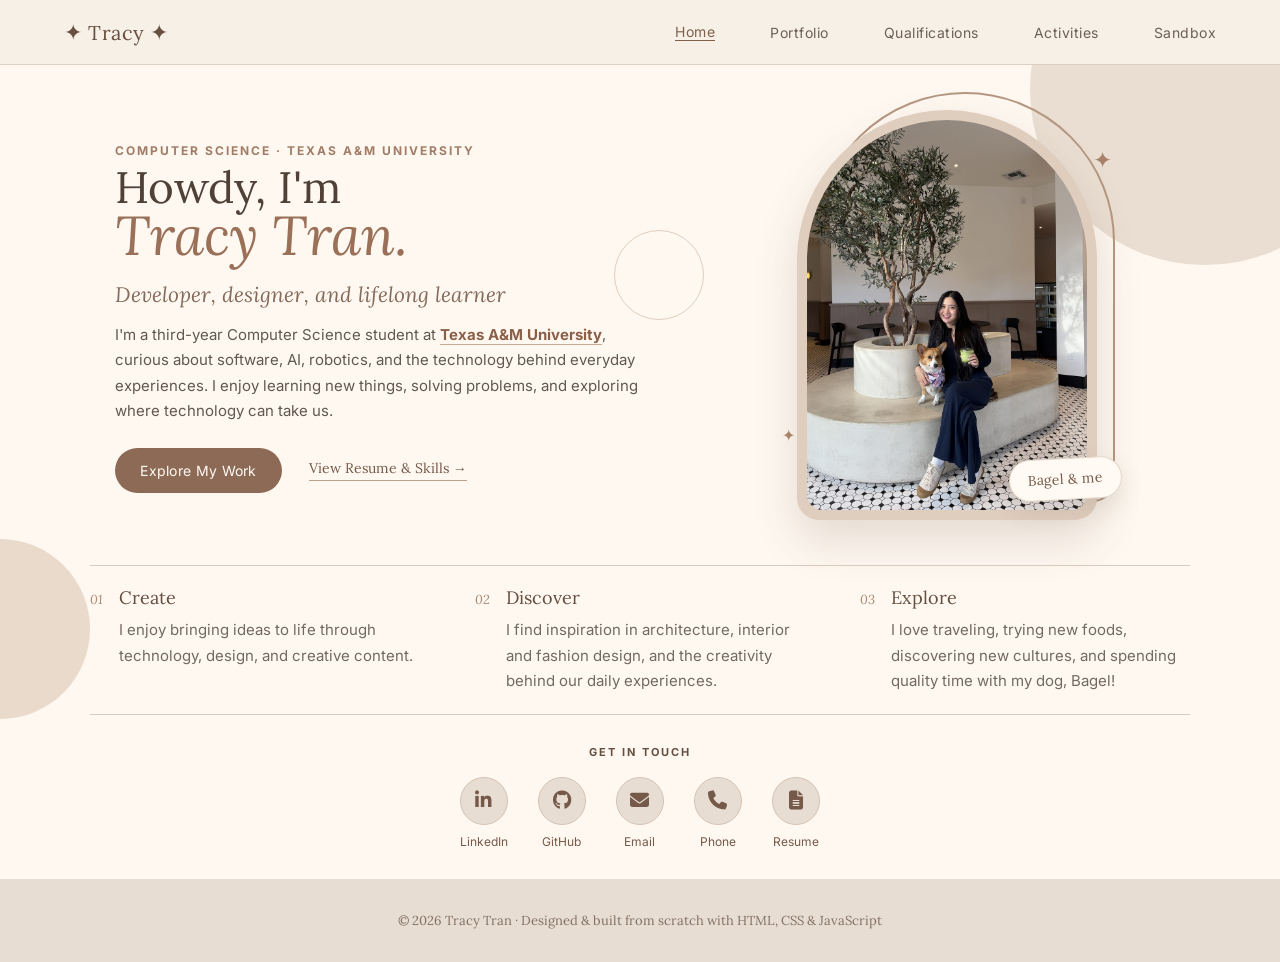
<file: index.html>
<!DOCTYPE html>
<html lang="en">

<head>
    <meta charset="UTF-8">
    <meta name="viewport" content="width=device-width, initial-scale=1.0">

    <title>Tracy Tran | Computer Science @ Texas A&amp;M</title>
    <meta name="description" content="Tracy Tran is a Computer Science student at Texas A&amp;M University building web apps, AI-assisted tools, and robotics software.">
    <meta name="author" content="Tracy Tran">
    <meta name="theme-color" content="#FFF8F0">
    <link rel="canonical" href="https://tracyyt.github.io/personal-website/">

    <!-- social sharing preview -->
    <meta property="og:type" content="website">
    <meta property="og:title" content="Tracy Tran | Computer Science @ Texas A&amp;M">
    <meta property="og:description" content="Tracy Tran is a Computer Science student at Texas A&amp;M University building web apps, AI-assisted tools, and robotics software.">
    <meta property="og:url" content="https://tracyyt.github.io/personal-website/">
    <meta property="og:image" content="https://tracyyt.github.io/personal-website/og-image.jpg">
    <meta name="twitter:card" content="summary_large_image">

    <link rel="icon" href="favicon.svg" type="image/svg+xml">

    <link rel="preconnect" href="https://fonts.googleapis.com">
    <link rel="preconnect" href="https://fonts.gstatic.com" crossorigin>
    <link rel="stylesheet" href="https://fonts.googleapis.com/css2?family=Inter:wght@400;500;600;700&family=Lora:ital,wght@0,400;0,500;0,600;1,400;1,500&display=swap">
    <link rel="stylesheet" href="https://cdnjs.cloudflare.com/ajax/libs/font-awesome/6.5.1/css/all.min.css">
    <link rel="stylesheet" href="style.css">
</head>

<body>

    <a href="#main" class="skip-link">Skip to content</a>

    <!-- navigation -->
    <header class="navbar">

        <a href="index.html" class="logo" aria-label="Tracy Tran, home">
            <span class="logo-star" aria-hidden="true">✦</span>
            <span class="logo-name">Tracy</span>
            <span class="logo-star" aria-hidden="true">✦</span>
        </a>

        <nav class="nav-links" aria-label="Main">
            <a href="index.html" class="active" aria-current="page">Home</a>
            <a href="portfolio.html">Portfolio</a>
            <a href="qualifications.html">Qualifications</a>
            <a href="activities.html">Activities</a>
            <a href="sandbox.html">Sandbox</a>
        </nav>

    </header>
    <main id="main" class="landing-page">

        <!-- decorative background shapes -->
        <div class="shape shape-one" aria-hidden="true"></div>
        <div class="shape shape-two" aria-hidden="true"></div>
        <div class="shape shape-three" aria-hidden="true"></div>

        <!-- hero: introduction + photo -->
        <section class="hero">

            <div class="hero-text">

                <p class="eyebrow">
                    Computer Science &middot; Texas A&amp;M University
                </p>

                <h1>
                    Howdy, I'm<br>
                    <span>Tracy Tran.</span>
                </h1>

                <p class="tagline">
                    Developer, designer, and lifelong learner
                </p>

                <p class="description">
                    I'm a third-year Computer Science student at
                    <a href="https://www.tamu.edu/" target="_blank" rel="noopener noreferrer">Texas A&amp;M University</a>,
                    curious about software, AI, robotics, and the technology
                    behind everyday experiences. I enjoy learning new things,
                    solving problems, and exploring where technology can take us.
                </p>

                <div class="hero-buttons">
                    <a href="portfolio.html" class="primary-button">
                        Explore My Work
                    </a>

                    <a href="qualifications.html" class="secondary-button">
                        View Resume &amp; Skills &rarr;
                    </a>
                </div>

            </div>

            <div class="hero-photo">
                <div class="photo-wrapper">

                    <div class="arch-outline" aria-hidden="true"></div>

                    <div class="photo-frame">
                        <img
                            src="myphoto.jpg"
                            alt="Tracy Tran sitting with her corgi, Bagel"
                            class="photo"
                            width="900"
                            height="1200"
                            fetchpriority="high"
                        >
                    </div>

                    <p class="photo-note">Bagel &amp; me</p>

                    <div class="little-star star-one" aria-hidden="true">✦</div>
                    <div class="little-star star-two" aria-hidden="true">✦</div>

                </div>
            </div>

        </section>

        <!-- three quick facts about me -->
        <section class="quick-intro" aria-label="About me">

            <div class="intro-item">
                <span class="number">01</span>
                <div>
                    <h2>Create</h2>
                    <p>
                        I enjoy bringing ideas to life through technology, design, and creative content.
                    </p>
                </div>
            </div>

            <div class="intro-item">
                <span class="number">02</span>
                <div>
                    <h2>Discover</h2>
                    <p>
                        I find inspiration in architecture, interior and fashion design, and the
                        creativity behind our daily experiences.
                    </p>
                </div>
            </div>

            <div class="intro-item">
                <span class="number">03</span>
                <div>
                    <h2>Explore</h2>
                    <p>
                        I love traveling, trying new foods, discovering new cultures,
                        and spending quality time with my dog, Bagel!
                    </p>
                </div>
            </div>

        </section>

        <!-- contact links -->
        <section class="contact-section" aria-labelledby="contact-heading">

            <h2 id="contact-heading" class="contact-label">Get in touch</h2>

            <div class="contact-links">

                <a href="https://www.linkedin.com/in/tracythu/" target="_blank" rel="noopener noreferrer" class="contact-link">
                    <i class="fa-brands fa-linkedin-in" aria-hidden="true"></i>
                    <span>LinkedIn</span>
                </a>

                <a href="https://github.com/TracyyT" target="_blank" rel="noopener noreferrer" class="contact-link">
                    <i class="fa-brands fa-github" aria-hidden="true"></i>
                    <span>GitHub</span>
                </a>

                <a href="mailto:athutran86@gmail.com" class="contact-link">
                    <i class="fa-solid fa-envelope" aria-hidden="true"></i>
                    <span>Email</span>
                </a>

                <a href="tel:+12149401037" class="contact-link">
                    <i class="fa-solid fa-phone" aria-hidden="true"></i>
                    <span>Phone</span>
                </a>

                <a href="https://drive.google.com/file/d/15JE3w8qPU1XkJZeI5DMr_hjbu1OLCWzC/view?usp=sharing" target="_blank" rel="noopener noreferrer" class="contact-link">
                    <i class="fa-solid fa-file-lines" aria-hidden="true"></i>
                    <span>Resume</span>
                </a>

            </div>

        </section>

    </main>

    <footer>
        <p>&copy; <span id="year">2026</span> Tracy Tran &middot; Designed &amp; built from scratch with HTML, CSS &amp; JavaScript</p>
    </footer>

    <!-- small page scripts -->
    <script src="script.js"></script>

</body>

</html>
</file>
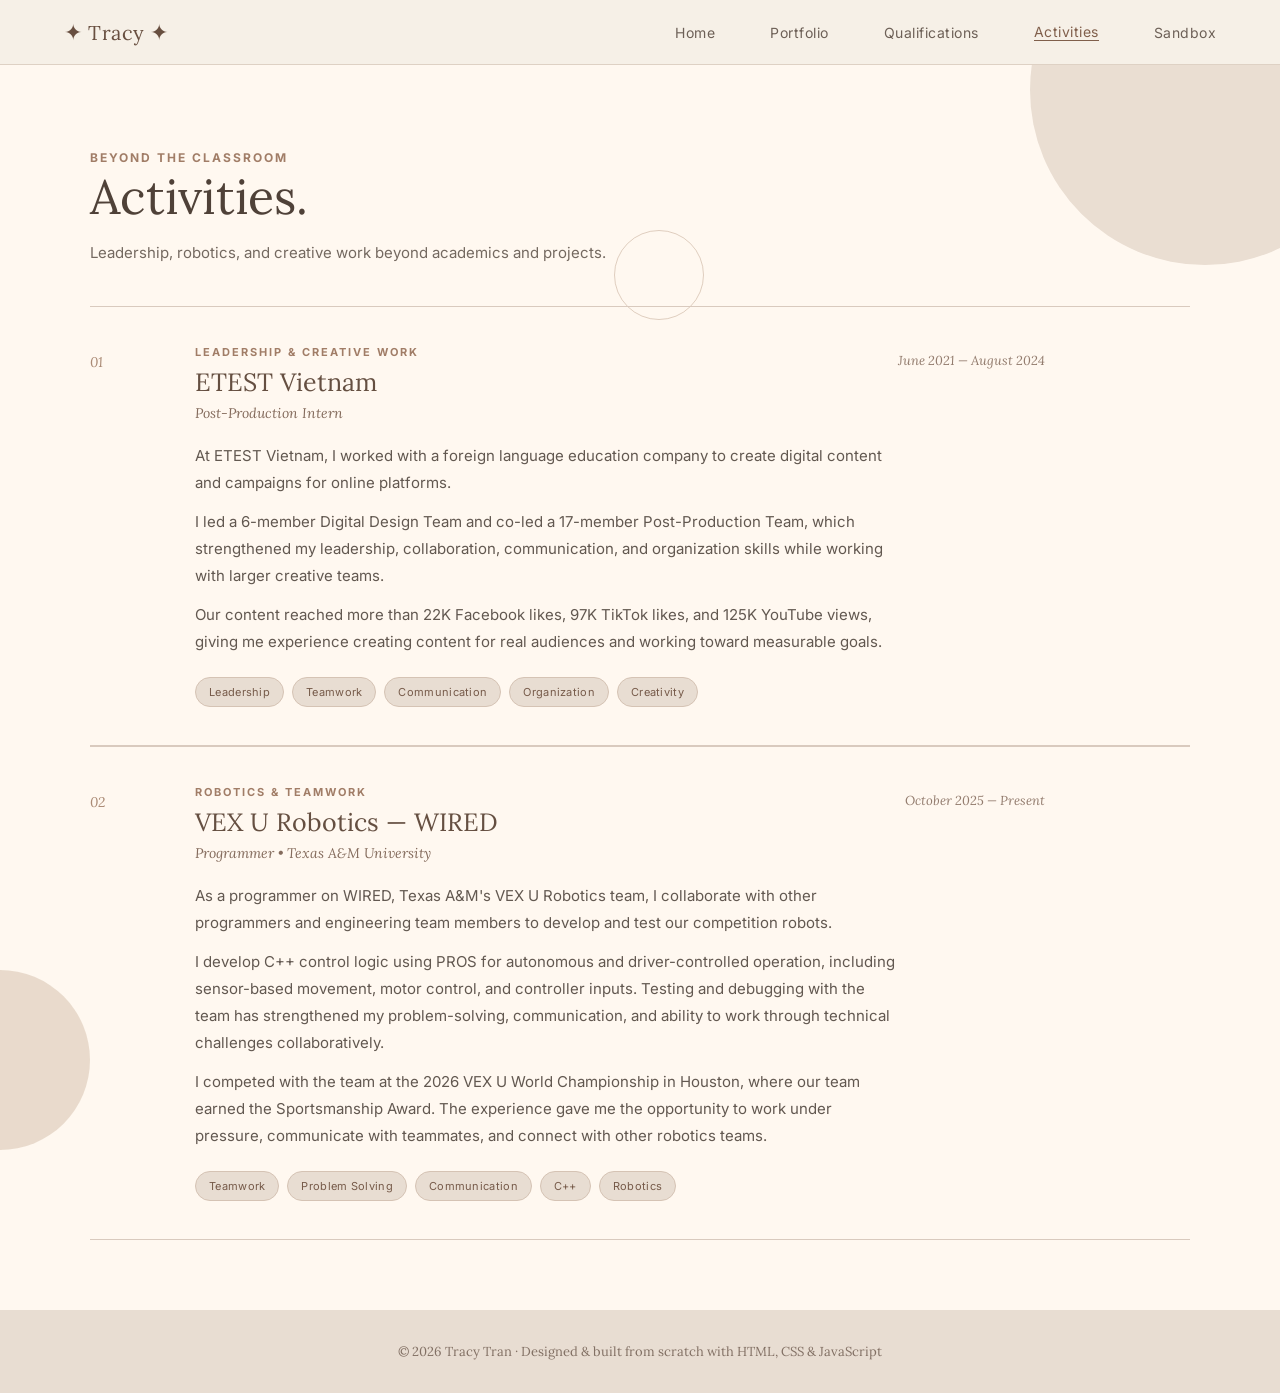
<file: activities.html>
<!DOCTYPE html>
<html lang="en">

<head>
    <meta charset="UTF-8">
    <meta name="viewport" content="width=device-width, initial-scale=1.0">

    <title>Activities | Tracy Tran</title>
    <meta name="description" content="Leadership, robotics, and creative work by Tracy Tran beyond the classroom.">
    <meta name="author" content="Tracy Tran">
    <meta name="theme-color" content="#FFF8F0">
    <link rel="canonical" href="https://tracyyt.github.io/personal-website/activities.html">

    <!-- social sharing preview -->
    <meta property="og:type" content="website">
    <meta property="og:title" content="Activities | Tracy Tran">
    <meta property="og:description" content="Leadership, robotics, and creative work by Tracy Tran beyond the classroom.">
    <meta property="og:url" content="https://tracyyt.github.io/personal-website/activities.html">
    <meta property="og:image" content="https://tracyyt.github.io/personal-website/og-image.jpg">
    <meta name="twitter:card" content="summary_large_image">

    <link rel="icon" href="favicon.svg" type="image/svg+xml">

    <link rel="preconnect" href="https://fonts.googleapis.com">
    <link rel="preconnect" href="https://fonts.gstatic.com" crossorigin>
    <link rel="stylesheet" href="https://fonts.googleapis.com/css2?family=Inter:wght@400;500;600;700&family=Lora:ital,wght@0,400;0,500;0,600;1,400;1,500&display=swap">
    <link rel="stylesheet" href="style.css">
</head>

<body>

    <a href="#main" class="skip-link">Skip to content</a>

    <!-- navigation -->
    <header class="navbar">

        <a href="index.html" class="logo" aria-label="Tracy Tran, home">
            <span class="logo-star" aria-hidden="true">✦</span>
            <span class="logo-name">Tracy</span>
            <span class="logo-star" aria-hidden="true">✦</span>
        </a>

        <nav class="nav-links" aria-label="Main">
            <a href="index.html">Home</a>
            <a href="portfolio.html">Portfolio</a>
            <a href="qualifications.html">Qualifications</a>
            <a href="activities.html" class="active" aria-current="page">Activities</a>
            <a href="sandbox.html">Sandbox</a>
        </nav>

    </header>

    <main id="main" class="page">

        <div class="shape shape-one" aria-hidden="true"></div>
        <div class="shape shape-two" aria-hidden="true"></div>
        <div class="shape shape-three" aria-hidden="true"></div>

        <section class="page-header">
            <p class="eyebrow">BEYOND THE CLASSROOM</p>
            <h1>Activities.</h1>

            <p class="page-description">
                Leadership, robotics, and creative work beyond academics and projects.
            </p>
        </section>

        <section class="page-content">

                <article class="activity-card">

                    <div class="activity-number">
                        01
                    </div>

                    <div class="activity-info">

                        <div class="activity-heading">

                            <div>
                                <p class="activity-type">
                                    LEADERSHIP & CREATIVE WORK
                                </p>

                                <h2>ETEST Vietnam</h2>

                                <p class="activity-role">
                                    Post-Production Intern
                                </p>
                            </div>

                            <p class="activity-date">
                                June 2021 — August 2024
                            </p>

                        </div>

                        <p class="activity-description">
                            At ETEST Vietnam, I worked with a foreign language education
                            company to create digital content and campaigns for online
                            platforms.
                        </p>

                        <p class="activity-description">
                            I led a 6-member Digital Design Team and co-led a 17-member
                            Post-Production Team, which strengthened my leadership,
                            collaboration, communication, and organization skills while
                            working with larger creative teams.
                        </p>

                        <p class="activity-description">
                            Our content reached more than 22K Facebook likes, 97K TikTok
                            likes, and 125K YouTube views, giving me experience creating
                            content for real audiences and working toward measurable goals.
                        </p>

                        <div class="soft-skills">
                            <span>Leadership</span>
                            <span>Teamwork</span>
                            <span>Communication</span>
                            <span>Organization</span>
                            <span>Creativity</span>
                        </div>

                    </div>

                </article>

                <article class="activity-card">

                    <div class="activity-number">
                        02
                    </div>

                    <div class="activity-info">

                        <div class="activity-heading">

                            <div>
                                <p class="activity-type">
                                    ROBOTICS & TEAMWORK
                                </p>

                                <h2>VEX U Robotics — WIRED</h2>

                                <p class="activity-role">
                                    Programmer • Texas A&M University
                                </p>
                            </div>

                            <p class="activity-date">
                                October 2025 — Present
                            </p>

                        </div>

                        <p class="activity-description">
                            As a programmer on WIRED, Texas A&M's VEX U Robotics team,
                            I collaborate with other programmers and engineering team members
                            to develop and test our competition robots.
                        </p>

                        <p class="activity-description">
                            I develop C++ control logic using PROS for autonomous and
                            driver-controlled operation, including sensor-based movement,
                            motor control, and controller inputs. Testing and debugging with
                            the team has strengthened my problem-solving, communication, and
                            ability to work through technical challenges collaboratively.
                        </p>

                        <p class="activity-description">
                            I competed with the team at the 2026 VEX U World Championship
                            in Houston, where our team earned the Sportsmanship Award.
                            The experience gave me the opportunity to work under pressure,
                            communicate with teammates, and connect with other robotics teams.
                        </p>

                        <div class="soft-skills">
                            <span>Teamwork</span>
                            <span>Problem Solving</span>
                            <span>Communication</span>
                            <span>C++</span>
                            <span>Robotics</span>
                        </div>

                    </div>

                </article>

        </section>

    </main>

    <footer>
        <p>&copy; <span id="year">2026</span> Tracy Tran &middot; Designed &amp; built from scratch with HTML, CSS &amp; JavaScript</p>
    </footer>

    <!-- small page scripts -->
    <script src="script.js"></script>
</body>

</html>
</file>
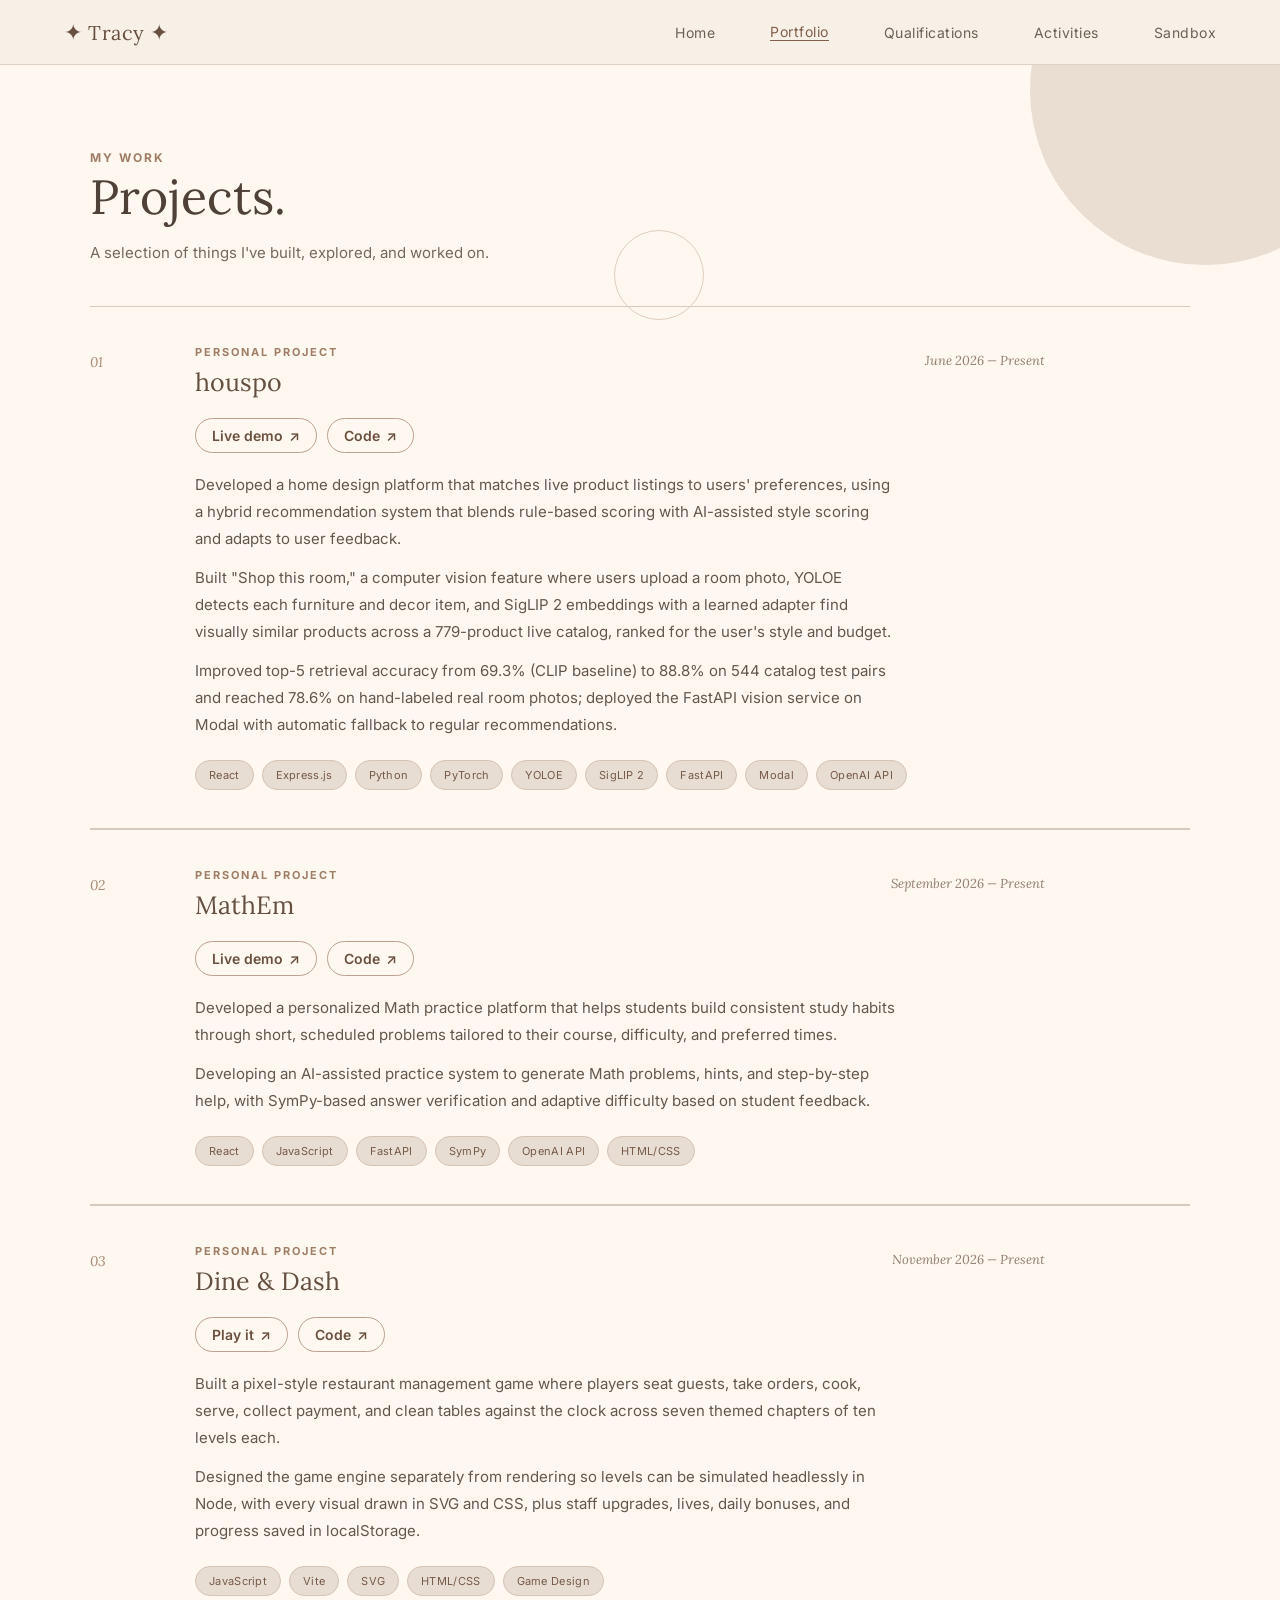
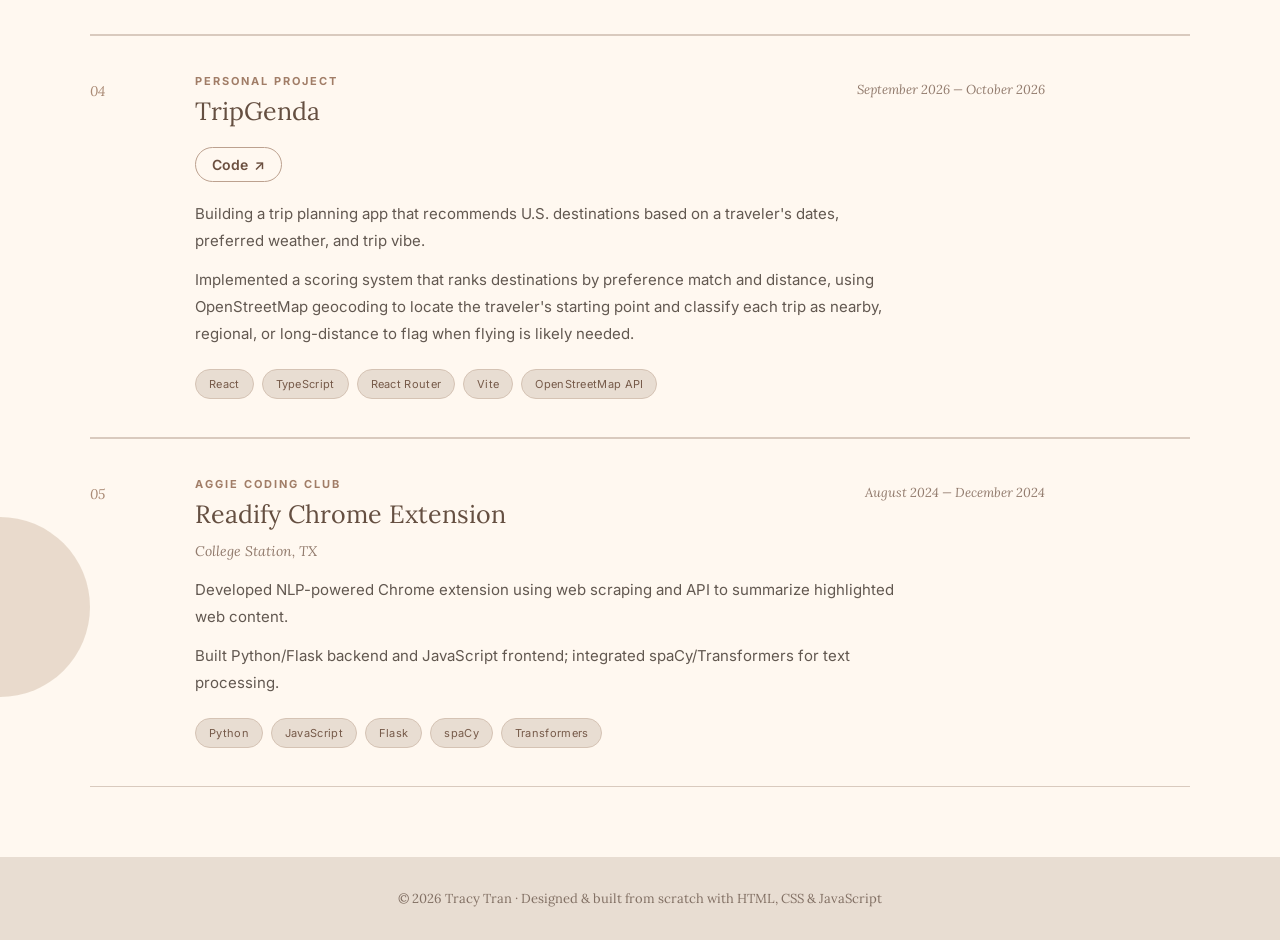
<file: portfolio.html>
<!DOCTYPE html>
<html lang="en">

<head>
    <meta charset="UTF-8">
    <meta name="viewport" content="width=device-width, initial-scale=1.0">

    <title>Projects | Tracy Tran</title>
    <meta name="description" content="Projects by Tracy Tran, including houspo (computer vision product search), MathEm, Dine &amp; Dash, TripGenda, and the Readify Chrome extension.">
    <meta name="author" content="Tracy Tran">
    <meta name="theme-color" content="#FFF8F0">
    <link rel="canonical" href="https://tracyyt.github.io/personal-website/portfolio.html">

    <!-- social sharing preview -->
    <meta property="og:type" content="website">
    <meta property="og:title" content="Projects | Tracy Tran">
    <meta property="og:description" content="Projects by Tracy Tran, including houspo (computer vision product search), MathEm, Dine &amp; Dash, TripGenda, and the Readify Chrome extension.">
    <meta property="og:url" content="https://tracyyt.github.io/personal-website/portfolio.html">
    <meta property="og:image" content="https://tracyyt.github.io/personal-website/og-image.jpg">
    <meta name="twitter:card" content="summary_large_image">

    <link rel="icon" href="favicon.svg" type="image/svg+xml">

    <link rel="preconnect" href="https://fonts.googleapis.com">
    <link rel="preconnect" href="https://fonts.gstatic.com" crossorigin>
    <link rel="stylesheet" href="https://fonts.googleapis.com/css2?family=Inter:wght@400;500;600;700&family=Lora:ital,wght@0,400;0,500;0,600;1,400;1,500&display=swap">
    <link rel="stylesheet" href="style.css">
</head>

<body>

    <a href="#main" class="skip-link">Skip to content</a>

    <!-- navigation -->
    <header class="navbar">

        <a href="index.html" class="logo" aria-label="Tracy Tran, home">
            <span class="logo-star" aria-hidden="true">✦</span>
            <span class="logo-name">Tracy</span>
            <span class="logo-star" aria-hidden="true">✦</span>
        </a>

        <nav class="nav-links" aria-label="Main">
            <a href="index.html">Home</a>
            <a href="portfolio.html" class="active" aria-current="page">Portfolio</a>
            <a href="qualifications.html">Qualifications</a>
            <a href="activities.html">Activities</a>
            <a href="sandbox.html">Sandbox</a>
        </nav>

    </header>

    <main id="main" class="page">

        <div class="shape shape-one" aria-hidden="true"></div>
        <div class="shape shape-two" aria-hidden="true"></div>
        <div class="shape shape-three" aria-hidden="true"></div>

        <section class="page-header">
            <p class="eyebrow">MY WORK</p>
            <h1>Projects.</h1>

            <p class="page-description">
                A selection of things I've built, explored, and worked on.
            </p>
        </section>

        <section class="page-content">

            <!-- houspo -->
            <article class="project-card">
                <div class="project-number">01</div>

                <div class="project-info">
                    <div class="project-heading">
                        <div>
                            <p class="project-type">PERSONAL PROJECT</p>
                            <h2>houspo</h2>
                        </div>

                        <p class="project-date">
                            June 2026 — Present
                        </p>
                    </div>

                    <p class="project-links">
                        <a href="https://houspo-nu.vercel.app/" target="_blank" rel="noopener noreferrer" class="project-link">Live demo <span aria-hidden="true">↗</span></a>
                        <a href="https://github.com/TracyyT/houspo" target="_blank" rel="noopener noreferrer" class="project-link">Code <span aria-hidden="true">↗</span></a>
                    </p>

                    <p class="project-description">
                        Developed a home design platform that matches live product
                        listings to users' preferences, using a hybrid recommendation
                        system that blends rule-based scoring with AI-assisted style
                        scoring and adapts to user feedback.
                    </p>

                    <p class="project-description">
                        Built "Shop this room," a computer vision feature where users
                        upload a room photo, YOLOE detects each furniture and decor item,
                        and SigLIP 2 embeddings with a learned adapter find visually
                        similar products across a 779-product live catalog, ranked for
                        the user's style and budget.
                    </p>

                    <p class="project-description">
                        Improved top-5 retrieval accuracy from 69.3% (CLIP baseline) to
                        88.8% on 544 catalog test pairs and reached 78.6% on hand-labeled
                        real room photos; deployed the FastAPI vision service on Modal
                        with automatic fallback to regular recommendations.
                    </p>

                    <div class="project-tags">
                        <span>React</span>
                        <span>Express.js</span>
                        <span>Python</span>
                        <span>PyTorch</span>
                        <span>YOLOE</span>
                        <span>SigLIP 2</span>
                        <span>FastAPI</span>
                        <span>Modal</span>
                        <span>OpenAI API</span>
                    </div>
                </div>
            </article>

            <!-- MathEm -->
            <article class="project-card">
                <div class="project-number">02</div>

                <div class="project-info">
                    <div class="project-heading">
                        <div>
                            <p class="project-type">PERSONAL PROJECT</p>
                            <h2>MathEm</h2>
                        </div>

                        <p class="project-date">
                            September 2026 — Present
                        </p>
                    </div>

                    <p class="project-links">
                        <a href="https://tracyyt.github.io/mathem/" target="_blank" rel="noopener noreferrer" class="project-link">Live demo <span aria-hidden="true">↗</span></a>
                        <a href="https://github.com/TracyyT/mathem" target="_blank" rel="noopener noreferrer" class="project-link">Code <span aria-hidden="true">↗</span></a>
                    </p>

                    <p class="project-description">
                        Developed a personalized Math practice platform that helps
                        students build consistent study habits through short,
                        scheduled problems tailored to their course, difficulty,
                        and preferred times.
                    </p>

                    <p class="project-description">
                        Developing an AI-assisted practice system to generate Math
                        problems, hints, and step-by-step help, with SymPy-based
                        answer verification and adaptive difficulty based on
                        student feedback.
                    </p>

                    <div class="project-tags">
                        <span>React</span>
                        <span>JavaScript</span>
                        <span>FastAPI</span>
                        <span>SymPy</span>
                        <span>OpenAI API</span>
                        <span>HTML/CSS</span>
                    </div>
                </div>
            </article>

            <!-- Dine & Dash -->
            <article class="project-card">
                <div class="project-number">03</div>

                <div class="project-info">
                    <div class="project-heading">
                        <div>
                            <p class="project-type">PERSONAL PROJECT</p>
                            <h2>Dine &amp; Dash</h2>
                        </div>

                        <p class="project-date">
                            November 2026 — Present
                        </p>
                    </div>

                    <p class="project-links">
                        <a href="https://dine-and-dash-nu.vercel.app" target="_blank" rel="noopener noreferrer" class="project-link">Play it <span aria-hidden="true">↗</span></a>
                        <a href="https://github.com/TracyyT/dine-and-dash" target="_blank" rel="noopener noreferrer" class="project-link">Code <span aria-hidden="true">↗</span></a>
                    </p>

                    <p class="project-description">
                        Built a pixel-style restaurant management game where players seat guests, take orders, cook, serve, collect payment, and clean tables against the clock across seven themed chapters of ten levels each.
                    </p>

                    <p class="project-description">
                        Designed the game engine separately from rendering so levels can be simulated headlessly in Node, with every visual drawn in SVG and CSS, plus staff upgrades, lives, daily bonuses, and progress saved in localStorage.
                    </p>

                    <div class="project-tags">
                        <span>JavaScript</span>
                        <span>Vite</span>
                        <span>SVG</span>
                        <span>HTML/CSS</span>
                        <span>Game Design</span>
                    </div>
                </div>
            </article>

            <!-- TripGenda -->
            <article class="project-card">
                <div class="project-number">04</div>

                <div class="project-info">
                    <div class="project-heading">
                        <div>
                            <p class="project-type">PERSONAL PROJECT</p>
                            <h2>TripGenda</h2>
                        </div>

                        <p class="project-date">
                            September 2026 — October 2026
                        </p>
                    </div>

                    <p class="project-links">
                        <a href="https://github.com/TracyyT/TripGenda" target="_blank" rel="noopener noreferrer" class="project-link">Code <span aria-hidden="true">↗</span></a>
                    </p>

                    <p class="project-description">
                        Building a trip planning app that recommends U.S. destinations based on a traveler's dates, preferred weather, and trip vibe.
                    </p>

                    <p class="project-description">
                        Implemented a scoring system that ranks destinations by preference match and distance, using OpenStreetMap geocoding to locate the traveler's starting point and classify each trip as nearby, regional, or long-distance to flag when flying is likely needed.
                    </p>

                    <div class="project-tags">
                        <span>React</span>
                        <span>TypeScript</span>
                        <span>React Router</span>
                        <span>Vite</span>
                        <span>OpenStreetMap API</span>
                    </div>
                </div>
            </article>

            <!-- Readify -->
            <article class="project-card">
                <div class="project-number">05</div>

                <div class="project-info">
                    <div class="project-heading">
                        <div>
                            <p class="project-type">AGGIE CODING CLUB</p>
                            <h2>Readify Chrome Extension</h2>
                        </div>

                        <p class="project-date">
                            August 2024 — December 2024
                        </p>
                    </div>

                    <p class="project-location">
                        College Station, TX
                    </p>

                    <p class="project-description">
                        Developed NLP-powered Chrome extension using web scraping
                        and API to summarize highlighted web content.
                    </p>

                    <p class="project-description">
                        Built Python/Flask backend and JavaScript frontend;
                        integrated spaCy/Transformers for text processing.
                    </p>

                    <div class="project-tags">
                        <span>Python</span>
                        <span>JavaScript</span>
                        <span>Flask</span>
                        <span>spaCy</span>
                        <span>Transformers</span>
                    </div>
                </div>
            </article>



        </section>

    </main>

    <footer>
        <p>&copy; <span id="year">2026</span> Tracy Tran &middot; Designed &amp; built from scratch with HTML, CSS &amp; JavaScript</p>
    </footer>

    <!-- small page scripts -->
    <script src="script.js"></script>
</body>

</html>
</file>
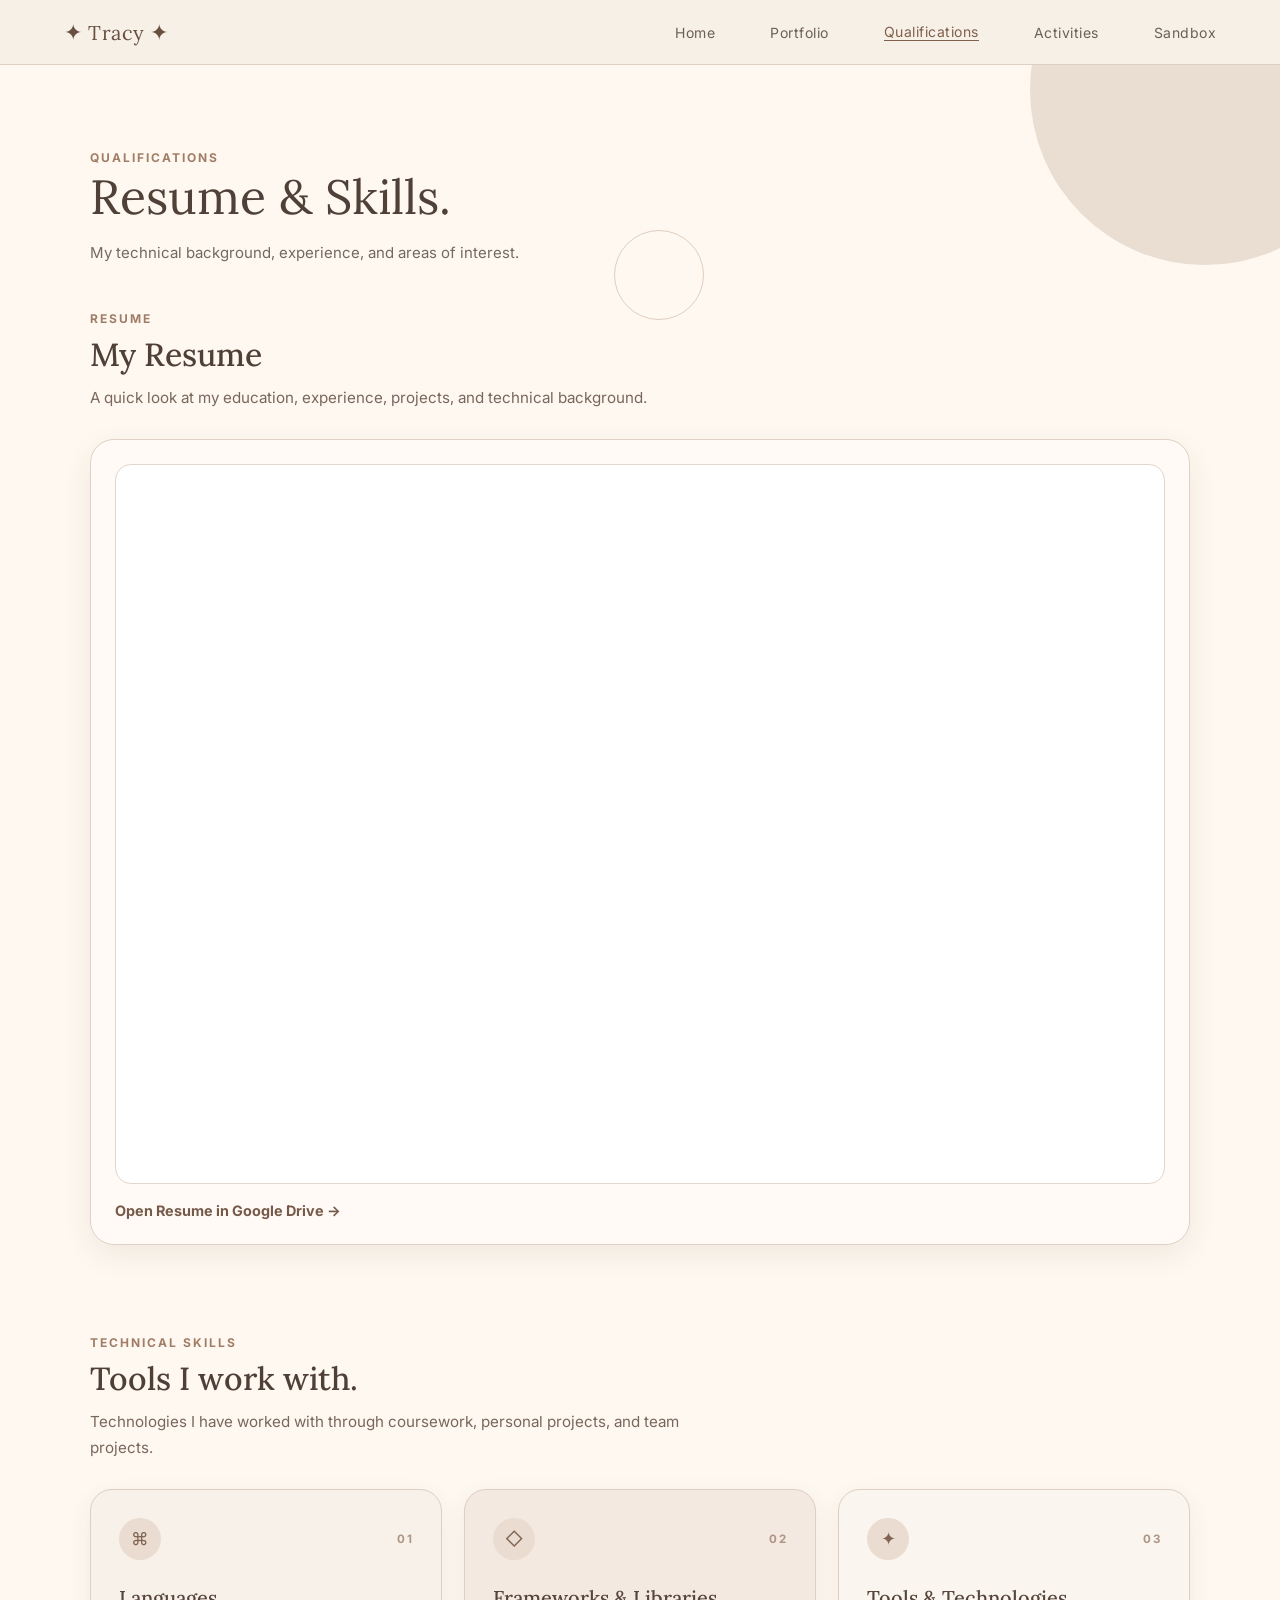
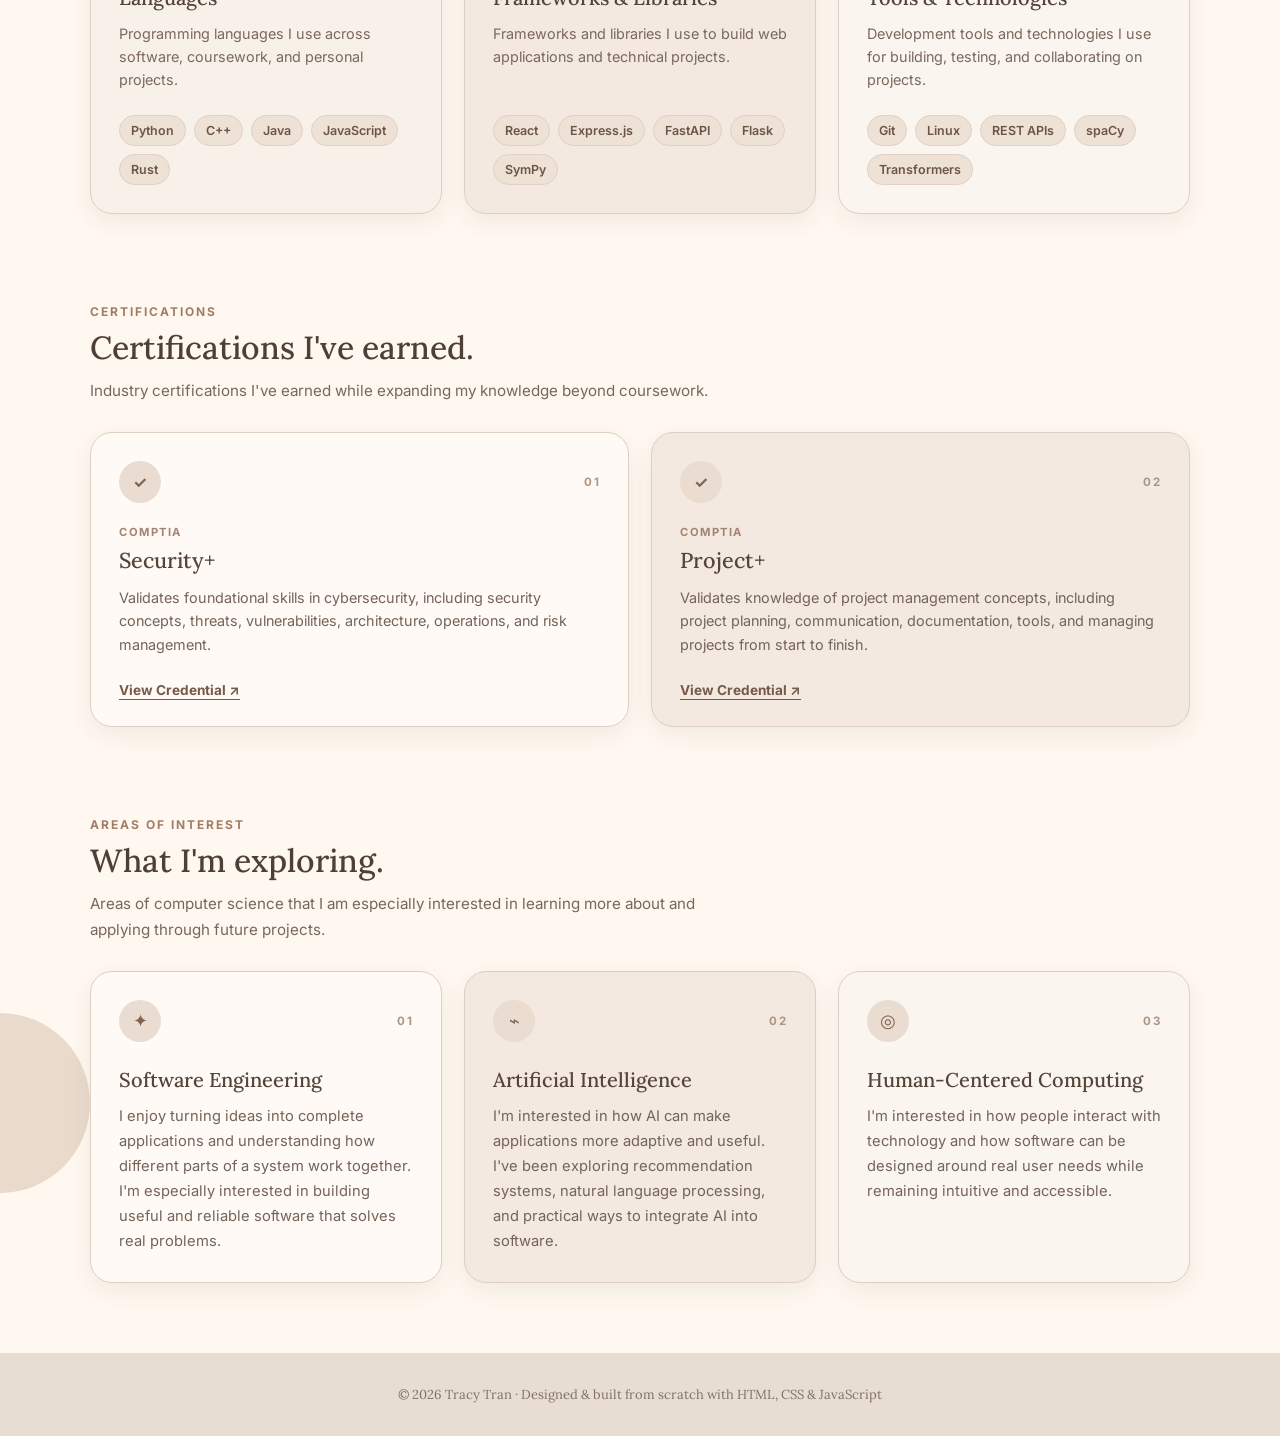
<file: qualifications.html>
<!DOCTYPE html>
<html lang="en">

<head>
    <meta charset="UTF-8">
    <meta name="viewport" content="width=device-width, initial-scale=1.0">

    <title>Resume &amp; Skills | Tracy Tran</title>
    <meta name="description" content="Resume, technical skills, certifications, and areas of interest for Tracy Tran, Computer Science student at Texas A&amp;M.">
    <meta name="author" content="Tracy Tran">
    <meta name="theme-color" content="#FFF8F0">
    <link rel="canonical" href="https://tracyyt.github.io/personal-website/qualifications.html">

    <!-- social sharing preview -->
    <meta property="og:type" content="website">
    <meta property="og:title" content="Resume &amp; Skills | Tracy Tran">
    <meta property="og:description" content="Resume, technical skills, certifications, and areas of interest for Tracy Tran, Computer Science student at Texas A&amp;M.">
    <meta property="og:url" content="https://tracyyt.github.io/personal-website/qualifications.html">
    <meta property="og:image" content="https://tracyyt.github.io/personal-website/og-image.jpg">
    <meta name="twitter:card" content="summary_large_image">

    <link rel="icon" href="favicon.svg" type="image/svg+xml">

    <link rel="preconnect" href="https://fonts.googleapis.com">
    <link rel="preconnect" href="https://fonts.gstatic.com" crossorigin>
    <link rel="stylesheet" href="https://fonts.googleapis.com/css2?family=Inter:wght@400;500;600;700&family=Lora:ital,wght@0,400;0,500;0,600;1,400;1,500&display=swap">
    <link rel="stylesheet" href="style.css">
</head>

<body>

    <a href="#main" class="skip-link">Skip to content</a>

    <!-- navigation -->
    <header class="navbar">

        <a href="index.html" class="logo" aria-label="Tracy Tran, home">
            <span class="logo-star" aria-hidden="true">✦</span>
            <span class="logo-name">Tracy</span>
            <span class="logo-star" aria-hidden="true">✦</span>
        </a>

        <nav class="nav-links" aria-label="Main">
            <a href="index.html">Home</a>
            <a href="portfolio.html">Portfolio</a>
            <a href="qualifications.html" class="active" aria-current="page">Qualifications</a>
            <a href="activities.html">Activities</a>
            <a href="sandbox.html">Sandbox</a>
        </nav>

    </header>

    <main id="main" class="page">

        <!-- background shapes -->
        <div class="shape shape-one" aria-hidden="true"></div>
        <div class="shape shape-two" aria-hidden="true"></div>
        <div class="shape shape-three" aria-hidden="true"></div>

        <!-- page heading -->
        <section class="page-header">

            <p class="eyebrow">QUALIFICATIONS</p>

            <h1>Resume & Skills.</h1>

            <p class="page-description">
                My technical background, experience, and areas of interest.
            </p>

        </section>

        <section class="page-content qualifications-content">

            <!-- resume -->
            <section class="qualification-section">

                <div class="section-heading">
                    <p class="eyebrow">RESUME</p>
                    <h2>My Resume</h2>

                    <p class="section-description">
                        A quick look at my education, experience, projects,
                        and technical background.
                    </p>
                </div>

                <div class="resume-card">

                    <div class="resume-frame">

                        <iframe
                            src="https://drive.google.com/file/d/15JE3w8qPU1XkJZeI5DMr_hjbu1OLCWzC/preview"
                            title="Tracy Tran Resume">
                        </iframe>

                    </div>

                    <a
                        href="https://drive.google.com/file/d/15JE3w8qPU1XkJZeI5DMr_hjbu1OLCWzC/view?usp=sharing"
                        target="_blank"
                        rel="noopener noreferrer"
                        class="resume-link"
                    >
                        Open Resume in Google Drive →
                    </a>

                </div>

            </section>

            <!-- technical skills -->
            <section class="qualification-section">

                <div class="section-heading">
                    <p class="eyebrow">TECHNICAL SKILLS</p>
                    <h2>Tools I work with.</h2>

                    <p class="section-description">
                        Technologies I have worked with through coursework,
                        personal projects, and team projects.
                    </p>
                </div>

                <div class="skills-grid">

                    <!-- languages card -->
                    <article class="skill-card">

                        <div class="skill-card-top">
                            <span class="skill-icon">⌘</span>
                            <span class="card-number">01</span>
                        </div>

                        <h3>Languages</h3>

                        <p class="skill-description">
                            Programming languages I use across software,
                            coursework, and personal projects.
                        </p>

                        <div class="skill-tags">
                            <span>Python</span>
                            <span>C++</span>
                            <span>Java</span>
                            <span>JavaScript</span>
                            <span>Rust</span>
                        </div>

                    </article>

                    <!-- frameworks card -->
                    <article class="skill-card">

                        <div class="skill-card-top">
                            <span class="skill-icon">◇</span>
                            <span class="card-number">02</span>
                        </div>

                        <h3>Frameworks & Libraries</h3>

                        <p class="skill-description">
                            Frameworks and libraries I use to build web
                            applications and technical projects.
                        </p>

                        <div class="skill-tags">
                            <span>React</span>
                            <span>Express.js</span>
                            <span>FastAPI</span>
                            <span>Flask</span>
                            <span>SymPy</span>
                        </div>

                    </article>

                    <!-- tools card -->
                    <article class="skill-card">

                        <div class="skill-card-top">
                            <span class="skill-icon">✦</span>
                            <span class="card-number">03</span>
                        </div>

                        <h3>Tools & Technologies</h3>

                        <p class="skill-description">
                            Development tools and technologies I use for
                            building, testing, and collaborating on projects.
                        </p>

                        <div class="skill-tags">
                            <span>Git</span>
                            <span>Linux</span>
                            <span>REST APIs</span>
                            <span>spaCy</span>
                            <span>Transformers</span>
                        </div>

                    </article>

                </div>

            </section>

            <!-- certifications -->
            <section class="qualification-section">

                <div class="section-heading">
                    <p class="eyebrow">CERTIFICATIONS</p>

                    <h2>Certifications I've earned.</h2>

                    <p class="section-description">
                        Industry certifications I've earned while expanding my
                        knowledge beyond coursework.
                    </p>
                </div>

                <div class="certifications-grid">

                    <!-- Security+ -->
                    <article class="certification-card">

                        <div class="certification-card-top">
                            <span class="certification-icon">✓</span>
                            <span class="card-number">01</span>
                        </div>

                        <p class="certification-type">COMPTIA</p>

                        <h3>Security+</h3>

                        <p class="certification-description">
                            Validates foundational skills in cybersecurity,
                            including security concepts, threats, vulnerabilities,
                            architecture, operations, and risk management.
                        </p>

                        <a
                            href="https://www.credly.com/badges/19cf5280-7f8a-408c-b4bb-9f305152bf23/public_url"
                            target="_blank"
                            rel="noopener noreferrer"
                            class="certification-link"
                        >
                            View Credential ↗
                        </a>

                    </article>

                    <!-- Project+ -->
                    <article class="certification-card">

                        <div class="certification-card-top">
                            <span class="certification-icon">✓</span>
                            <span class="card-number">02</span>
                        </div>

                        <p class="certification-type">COMPTIA</p>

                        <h3>Project+</h3>

                        <p class="certification-description">
                            Validates knowledge of project management concepts,
                            including project planning, communication, documentation,
                            tools, and managing projects from start to finish.
                        </p>

                        <a
                            href="https://www.credly.com/badges/76cfb27e-ccb5-44d3-a8b5-266df5904cb6/public_url"
                            target="_blank"
                            rel="noopener noreferrer"
                            class="certification-link"
                        >
                            View Credential ↗
                        </a>

                    </article>

                </div>

            </section>

            <!-- areas of interest -->
            <section class="qualification-section">

                <div class="section-heading">
                    <p class="eyebrow">AREAS OF INTEREST</p>
                    <h2>What I'm exploring.</h2>

                    <p class="section-description">
                        Areas of computer science that I am especially
                        interested in learning more about and applying
                        through future projects.
                    </p>
                </div>

                <div class="interests-grid">

                    <!-- software engineering card -->
                    <article class="interest-card">

                        <div class="interest-card-top">
                            <span class="interest-icon">✦</span>
                            <span class="card-number">01</span>
                        </div>

                        <h3>Software Engineering</h3>

                        <p>
                            I enjoy turning ideas into complete applications
                            and understanding how different parts of a system
                            work together. I'm especially interested in building
                            useful and reliable software that solves real problems.
                        </p>

                    </article>

                    <!-- AI card -->
                    <article class="interest-card">

                        <div class="interest-card-top">
                            <span class="interest-icon">⌁</span>
                            <span class="card-number">02</span>
                        </div>

                        <h3>Artificial Intelligence</h3>

                        <p>
                            I'm interested in how AI can make applications more
                            adaptive and useful. I've been exploring recommendation
                            systems, natural language processing, and practical
                            ways to integrate AI into software.
                        </p>

                    </article>

                    <!-- human-centered computing card -->
                    <article class="interest-card">

                        <div class="interest-card-top">
                            <span class="interest-icon">◎</span>
                            <span class="card-number">03</span>
                        </div>

                        <h3>Human-Centered Computing</h3>

                        <p>
                            I'm interested in how people interact with technology
                            and how software can be designed around real user needs
                            while remaining intuitive and accessible.
                        </p>

                    </article>

                </div>

            </section>

        </section>

    </main>

    <footer>
        <p>&copy; <span id="year">2026</span> Tracy Tran &middot; Designed &amp; built from scratch with HTML, CSS &amp; JavaScript</p>
    </footer>

    <!-- small page scripts -->
    <script src="script.js"></script>

</body>

</html>
</file>
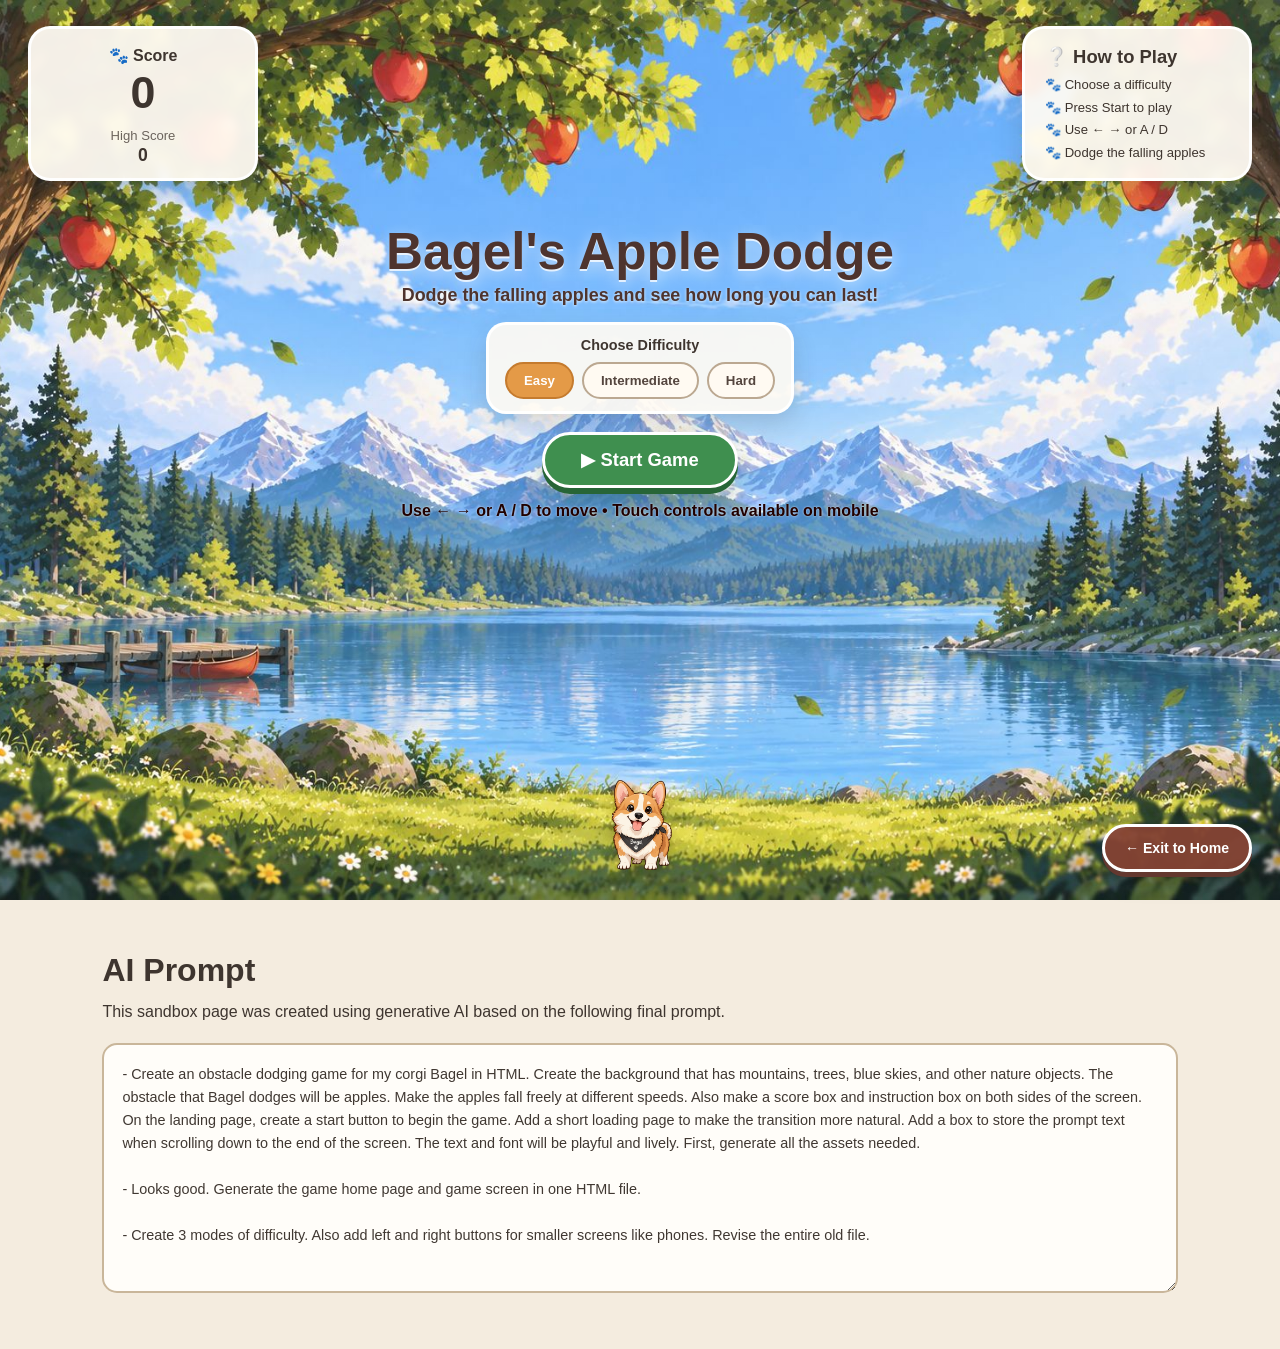
<file: sandbox.html>
<!DOCTYPE html>
<html lang="en">

<head>
    <meta charset="UTF-8">

    <meta
        name="viewport"
        content="width=device-width, initial-scale=1.0"
    >

    <title>Bagel's Apple Dodge</title>

    <style>

        * {
            box-sizing: border-box;
            margin: 0;
            padding: 0;
        }

        html,
        body {
            width: 100%;
            min-height: 100%;

            font-family:
                "Trebuchet MS",
                Arial,
                sans-serif;
        }

        body {
            background: #e9f5fb;
            color: #3e352f;
        }


        /* =====================================================
           QUICK LOADING SCREEN
           ===================================================== */

        .loading-screen {
            position: fixed;
            inset: 0;

            z-index: 9999;

            display: flex;
            align-items: center;
            justify-content: center;

            background-image:
                url("background.jpg");

            background-size: cover;
            background-position: center;
            background-repeat: no-repeat;

            opacity: 1;
            visibility: visible;

            transition:
                opacity 0.18s ease,
                visibility 0.18s ease;
        }

        .loading-screen.hide {
            opacity: 0;
            visibility: hidden;

            pointer-events: none;
        }

        .loading-circle {
            position: relative;

            width: 76px;
            height: 76px;

            display: flex;
            align-items: center;
            justify-content: center;

            background:
                rgba(255, 251, 244, 0.92);

            border-radius: 50%;

            box-shadow:
                0 10px 30px
                rgba(48, 58, 42, 0.22);

            backdrop-filter: blur(4px);
        }

        .loading-spinner {
            position: absolute;
            inset: 0;

            border:
                5px solid
                rgba(63, 143, 79, 0.18);

            border-top-color: #3f8f4f;

            border-radius: 50%;

            animation:
                loading-spin 0.55s linear infinite;
        }

        .loading-paw {
            position: relative;

            z-index: 2;

            font-size: 1.8rem;
        }

        @keyframes loading-spin {

            to {
                transform: rotate(360deg);
            }
        }


        /* =====================================================
           MAIN GAME SCREEN
           ===================================================== */

        .game-screen {
            position: relative;

            width: 100%;
            height: 100vh;
            min-height: 620px;

            overflow: hidden;

            background-image:
                url("background.jpg");

            background-size: cover;
            background-position: center;
            background-repeat: no-repeat;
        }

        .game-screen::after {
            content: "";

            position: absolute;
            inset: 0;

            background:
                linear-gradient(
                    to bottom,
                    rgba(255, 255, 255, 0.04),
                    rgba(255, 255, 255, 0.02)
                );

            pointer-events: none;

            z-index: 1;
        }


        /* =====================================================
           SCORE
           ===================================================== */

        .score-card {
            position: absolute;

            top: 26px;
            left: 28px;

            z-index: 20;

            width: 230px;
            height: 155px;

            padding: 17px 20px;

            text-align: center;

            background:
                rgba(255, 251, 244, 0.94);

            border:
                3px solid
                rgba(255, 255, 255, 0.95);

            border-radius: 22px;

            box-shadow:
                0 12px 28px
                rgba(50, 50, 40, 0.18);

            backdrop-filter: blur(5px);
        }

        .score-label {
            font-size: 1rem;
            font-weight: 700;
        }

        .score-value {
            margin: 2px 0 10px;

            font-size: 2.8rem;
            font-weight: 800;
        }

        .high-score-label {
            font-size: 0.82rem;

            opacity: 0.75;
        }

        .high-score-value {
            margin-top: 2px;

            font-size: 1.1rem;
            font-weight: 700;
        }


        /* =====================================================
           INSTRUCTIONS
           ===================================================== */

        .instructions {
            position: absolute;

            top: 26px;
            right: 28px;

            z-index: 20;

            width: 230px;
            height: 155px;

            padding: 17px 20px;

            background:
                rgba(255, 251, 244, 0.94);

            border:
                3px solid
                rgba(255, 255, 255, 0.95);

            border-radius: 22px;

            box-shadow:
                0 12px 28px
                rgba(50, 50, 40, 0.18);

            backdrop-filter: blur(5px);
        }

        .instructions h2 {
            margin-bottom: 8px;

            font-size: 1.15rem;
        }

        .instructions p {
            margin: 5px 0;

            font-size: 0.82rem;
            line-height: 1.35;
        }


        /* =====================================================
           START MENU
           ===================================================== */

        .game-intro {
            position: absolute;

            top: 14%;
            left: 50%;

            z-index: 20;

            width: min(660px, 58vw);

            margin-top: 100px;

            transform: translateX(-50%);

            text-align: center;
        }

        .game-intro h1 {
            margin-bottom: 8px;

            font-size:
                clamp(
                    2.4rem,
                    4vw,
                    4.2rem
                );

            line-height: 1;

            color: #4e342e;

            text-shadow:
                0 2px 0
                rgba(255, 255, 255, 0.75),

                0 5px 15px
                rgba(255, 255, 255, 0.6);
        }

        .subtitle {
            margin-bottom: 16px;

            font-size:
                clamp(
                    0.95rem,
                    1.4vw,
                    1.18rem
                );

            font-weight: 700;

            color: #4e342e;

            text-shadow:
                0 1px 3px
                rgba(255, 255, 255, 0.8);
        }


        /* =====================================================
           DIFFICULTY
           ===================================================== */

        .difficulty-section {
            width: fit-content;

            margin: 0 auto 18px;

            padding: 12px 16px;

            background:
                rgba(255, 251, 244, 0.92);

            border:
                3px solid
                rgba(255, 255, 255, 0.95);

            border-radius: 20px;

            box-shadow:
                0 10px 24px
                rgba(50, 50, 40, 0.16);
        }

        .difficulty-title {
            margin-bottom: 9px;

            font-size: 0.9rem;
            font-weight: 800;
        }

        .difficulty-buttons {
            display: flex;

            gap: 8px;
        }

        .difficulty-button {
            padding: 9px 17px;

            border:
                2px solid #bba891;

            border-radius: 999px;

            background: #fffaf2;

            color: #54453e;

            font-family: inherit;
            font-size: 0.83rem;
            font-weight: 800;

            cursor: pointer;

            transition:
                transform 0.18s ease,
                background-color 0.18s ease,
                color 0.18s ease,
                border-color 0.18s ease;
        }

        .difficulty-button:hover {
            transform: translateY(-2px);
        }

        .difficulty-button.selected {
            background: #e49a47;

            border-color: #c57b2e;

            color: white;
        }


        /* =====================================================
           GAME BUTTONS
           ===================================================== */

        .game-button {
            padding: 14px 36px;

            border: 3px solid white;
            border-radius: 999px;

            background: #3f8f4f;

            color: white;

            font-family: inherit;
            font-size: 1.15rem;
            font-weight: 800;

            cursor: pointer;

            box-shadow:
                0 6px 0 #276537,
                0 12px 24px
                rgba(34, 91, 48, 0.25);

            transition:
                transform 0.18s ease,
                background-color 0.18s ease,
                box-shadow 0.18s ease;
        }

        .game-button:hover {
            background: #4ca45e;

            transform: translateY(-2px);

            box-shadow:
                0 8px 0 #276537,
                0 14px 26px
                rgba(34, 91, 48, 0.25);
        }

        .game-button:active {
            transform: translateY(3px);

            box-shadow:
                0 2px 0 #276537,
                0 6px 15px
                rgba(34, 91, 48, 0.22);
        }

        .controls-text {
            margin-top: 14px;

            font-size: 1rem;
            font-weight: 700;

            color: #200000;

            text-shadow:
                0 0.1px 2px
                rgba(255, 255, 255, 0.8);
        }


        /* =====================================================
           FLOATING EXIT
           ===================================================== */

        .exit-button {
            position: fixed;

            right: 28px;
            bottom: 28px;

            z-index: 1000;

            padding: 13px 20px;

            background:
                rgba(132, 67, 52, 0.96);

            color: white;

            text-decoration: none;

            font-size: 0.88rem;
            font-weight: 800;

            border: 3px solid white;
            border-radius: 999px;

            box-shadow:
                0 5px 0 #64382f,
                0 10px 22px
                rgba(0, 0, 0, 0.18);

            transition:
                transform 0.18s ease,
                background-color 0.18s ease;
        }

        .exit-button:hover {
            background: #a65343;

            transform: translateY(-3px);
        }


        /* =====================================================
           GAME AREA
           ===================================================== */

        .game-area {
            position: absolute;

            inset: 0;

            z-index: 10;

            pointer-events: none;
        }


        /* =====================================================
           BAGEL
           ===================================================== */

        .bagel {
            position: absolute;

            left: 50%;
            bottom: 3%;

            width:
                clamp(
                    95px,
                    9vw,
                    145px
                );

            transform: translateX(-50%);

            filter:
                drop-shadow(
                    0 8px 6px
                    rgba(0, 0, 0, 0.2)
                );

            user-select: none;
        }

        .bagel img {
            display: block;

            width: 100%;
            height: auto;

            pointer-events: none;
        }


        /* =====================================================
           APPLES
           ===================================================== */

        .apple {
            position: absolute;

            top: -100px;

            width: 50px;

            filter:
                drop-shadow(
                    0 5px 4px
                    rgba(0, 0, 0, 0.18)
                );

            will-change: top;
        }

        .apple img {
            display: block;

            width: 100%;
            height: auto;

            pointer-events: none;
        }


        /* =====================================================
           PHONE CONTROLS
           ===================================================== */

        .mobile-controls {
            display: none;

            position: absolute;

            left: 50%;
            bottom: 18px;

            z-index: 80;

            transform: translateX(-50%);

            gap: 18px;
        }

        .move-button {
            width: 68px;
            height: 52px;

            border: 3px solid white;
            border-radius: 18px;

            background:
                rgba(63, 143, 79, 0.92);

            color: white;

            font-size: 1.4rem;
            font-weight: 800;

            box-shadow:
                0 5px 0 #276537;

            touch-action: none;
            user-select: none;

            cursor: pointer;
        }


        /* =====================================================
           GAME OVER
           ===================================================== */

        .game-over {
            position: absolute;

            top: 50%;
            left: 50%;

            z-index: 90;

            width:
                min(
                    400px,
                    88vw
                );

            padding: 30px;

            transform:
                translate(
                    -50%,
                    -50%
                );

            text-align: center;

            background:
                rgba(255, 251, 244, 0.97);

            border: 4px solid white;
            border-radius: 28px;

            box-shadow:
                0 18px 50px
                rgba(41, 44, 31, 0.3);

            display: none;
        }

        .game-over.show {
            display: block;
        }

        .game-over h2 {
            margin-bottom: 8px;

            font-size: 2rem;
        }

        .game-over p {
            margin-bottom: 10px;
        }

        .final-mode {
            margin-bottom: 6px;

            font-size: 0.9rem;
            font-weight: 700;

            color: #7a655c;
        }

        .final-score {
            margin-bottom: 20px;

            font-size: 1.08rem;
            font-weight: 800;
        }


        /* =====================================================
           AI PROMPT
           ===================================================== */

        .prompt-section {
            padding: 52px 8%;

            background: #f4ecdf;
        }

        .prompt-section h2 {
            margin-bottom: 10px;

            font-size: 2rem;
        }

        .prompt-section p {
            margin-bottom: 18px;

            line-height: 1.6;
        }

        .prompt-section textarea {
            width: 100%;
            min-height: 250px;

            padding: 18px;

            resize: vertical;

            border: 2px solid #c9b69a;
            border-radius: 15px;

            background: #fffdf9;

            color: #403832;

            font-family: inherit;
            font-size: 0.9rem;
            line-height: 1.6;
        }


        /* =====================================================
           LAPTOP
           ===================================================== */

        @media (max-width: 1100px) {

            .score-card {
                top: 18px;
                left: 18px;

                width: 210px;
                height: 145px;

                padding: 13px 16px;
            }

            .instructions {
                top: 18px;
                right: 18px;

                width: 210px;
                height: 145px;

                padding: 13px 16px;
            }

            .instructions p {
                font-size: 0.74rem;
            }

            .game-intro {
                top: 13%;

                width: 58%;
            }

            .difficulty-button {
                padding: 8px 12px;

                font-size: 0.76rem;
            }

            .exit-button {
                right: 18px;
                bottom: 18px;
            }
        }


        /* =====================================================
           PHONE
           ===================================================== */

        @media (max-width: 760px) {

            .game-screen {
                height: 100svh;
                min-height: 560px;

                background-position: center;
            }


            /* loading */

            .loading-circle {
                width: 68px;
                height: 68px;
            }

            .loading-paw {
                font-size: 1.55rem;
            }


            /* score */

            .score-card {
                top: 12px;
                left: 12px;

                width: 125px;
                height: 105px;

                padding: 10px 12px;

                border-radius: 17px;
            }

            .score-label {
                font-size: 0.78rem;
            }

            .score-value {
                margin: 0 0 4px;

                font-size: 1.55rem;
            }

            .high-score-label {
                font-size: 0.67rem;
            }

            .high-score-value {
                font-size: 0.9rem;
            }


            /* hide instructions */

            .instructions {
                display: none;
            }


            /* menu */

            .game-intro {
                top: 10%;

                width: 92%;

                margin-top: 100px;
            }

            .game-intro h1 {
                font-size:
                    clamp(
                        2rem,
                        9vw,
                        2.8rem
                    );
            }

            .subtitle {
                width: 90%;

                margin: 8px auto 14px;

                font-size: 0.85rem;
            }


            /* difficulty */

            .difficulty-section {
                width:
                    min(
                        350px,
                        94%
                    );

                padding: 11px 10px;
            }

            .difficulty-buttons {
                display: flex;

                flex-wrap: nowrap;

                justify-content: center;

                gap: 5px;
            }

            .difficulty-button {
                flex: 1;

                padding: 8px 7px;

                font-size: 0.72rem;
            }


            /* start */

            .game-button {
                padding: 12px 24px;

                font-size: 0.95rem;
            }

            .controls-text {
                font-size: 0.76rem;
            }


            /* Bagel */

            .bagel {
                bottom: 90px;

                width: 95px;
            }


            /* phone arrows */

            .mobile-controls {
                display: flex;
            }


            /* floating exit */

            .exit-button {
                right: 10px;
                bottom: 12px;

                padding: 9px 11px;

                font-size: 0.65rem;

                border-width: 2px;
            }


            /* game over */

            .game-over {
                width: 88%;

                padding: 24px 18px;
            }

            .game-over h2 {
                font-size: 1.7rem;
            }
        }

    </style>

</head>


<body>


    <!-- QUICK LOADING TRANSITION -->

    <div
        class="loading-screen"
        id="loading-screen"
    >

        <div class="loading-circle">

            <div class="loading-spinner"></div>

            <span class="loading-paw">
                🐾
            </span>

        </div>

    </div>



    <main
        class="game-screen"
        id="game-screen"
    >


        <!-- SCORE -->

        <section class="score-card">

            <p class="score-label">
                🐾 Score
            </p>

            <div
                class="score-value"
                id="score"
            >
                0
            </div>

            <p class="high-score-label">
                High Score
            </p>

            <div
                class="high-score-value"
                id="high-score"
            >
                0
            </div>

        </section>



        <!-- HOW TO PLAY -->

        <section class="instructions">

            <h2>
                ❔ How to Play
            </h2>

            <p>
                🐾 Choose a difficulty
            </p>

            <p>
                🐾 Press Start to play
            </p>

            <p>
                🐾 Use ← → or A / D
            </p>

            <p>
                🐾 Dodge the falling apples
            </p>

        </section>



        <!-- START MENU -->

        <section
            class="game-intro"
            id="game-intro"
        >

            <h1>
                Bagel's Apple Dodge
            </h1>

            <p class="subtitle">
                Dodge the falling apples and see how long you can last!
            </p>


            <div class="difficulty-section">

                <p class="difficulty-title">
                    Choose Difficulty
                </p>


                <div class="difficulty-buttons">

                    <button
                        class="difficulty-button selected"
                        data-difficulty="easy"
                    >
                        Easy
                    </button>


                    <button
                        class="difficulty-button"
                        data-difficulty="intermediate"
                    >
                        Intermediate
                    </button>


                    <button
                        class="difficulty-button"
                        data-difficulty="hard"
                    >
                        Hard
                    </button>

                </div>

            </div>


            <button
                class="game-button"
                id="start-button"
            >
                ▶ Start Game
            </button>


            <p class="controls-text">
                Use ← → or A / D to move • Touch controls available on mobile
            </p>

        </section>



        <!-- GAME AREA -->

        <div
            class="game-area"
            id="game-area"
        >

            <div
                class="bagel"
                id="bagel"
            >

                <img
                    src="bagel.png"
                    alt="Bagel the corgi"
                >

            </div>

        </div>



        <!-- PHONE CONTROLS -->

        <div
            class="mobile-controls"
            id="mobile-controls"
        >

            <button
                class="move-button"
                id="move-left"
                aria-label="Move Bagel left"
            >
                ◀
            </button>


            <button
                class="move-button"
                id="move-right"
                aria-label="Move Bagel right"
            >
                ▶
            </button>

        </div>



        <!-- GAME OVER -->

        <section
            class="game-over"
            id="game-over"
        >

            <h2>
                Bonk! 🍎
            </h2>

            <p>
                Bagel got hit by an apple.
            </p>


            <div
                class="final-mode"
                id="final-mode"
            >
                Easy Mode
            </div>


            <div class="final-score">

                Score:

                <span id="final-score">
                    0
                </span>

            </div>


            <button
                class="game-button"
                id="restart-button"
            >
                Choose Mode & Play Again
            </button>

        </section>



        <!-- FLOATING EXIT -->

        <a
            href="index.html"
            class="exit-button"
        >
            ← Exit to Home
        </a>


    </main>



    <!-- REQUIRED AI PROMPT -->

    <section class="prompt-section">

        <h2>
            AI Prompt
        </h2>

        <p>
            This sandbox page was created using generative AI
            based on the following final prompt.
        </p>


        <textarea readonly>
- Create an obstacle dodging game for my corgi Bagel in HTML. Create the background that has mountains, trees, blue skies, and other nature objects. The obstacle that Bagel dodges will be apples. Make the apples fall freely at different speeds. Also make a score box and instruction box on both sides of the screen. On the landing page, create a start button to begin the game. Add a short loading page to make the transition more natural. Add a box to store the prompt text when scrolling down to the end of the screen. The text and font will be playful and lively. First, generate all the assets needed.

- Looks good. Generate the game home page and game screen in one HTML file.

- Create 3 modes of difficulty. Also add left and right buttons for smaller screens like phones. Revise the entire old file.
        </textarea>

    </section>



    <script>

        /* =====================================================
           ELEMENTS
           ===================================================== */

        const gameScreen =
            document.getElementById(
                "game-screen"
            );

        const gameArea =
            document.getElementById(
                "game-area"
            );

        const bagel =
            document.getElementById(
                "bagel"
            );

        const scoreElement =
            document.getElementById(
                "score"
            );

        const highScoreElement =
            document.getElementById(
                "high-score"
            );

        const startButton =
            document.getElementById(
                "start-button"
            );

        const restartButton =
            document.getElementById(
                "restart-button"
            );

        const gameIntro =
            document.getElementById(
                "game-intro"
            );

        const gameOverPanel =
            document.getElementById(
                "game-over"
            );

        const finalScoreElement =
            document.getElementById(
                "final-score"
            );

        const finalModeElement =
            document.getElementById(
                "final-mode"
            );

        const difficultyButtons =
            document.querySelectorAll(
                ".difficulty-button"
            );

        const moveLeftButton =
            document.getElementById(
                "move-left"
            );

        const moveRightButton =
            document.getElementById(
                "move-right"
            );

        const loadingScreen =
            document.getElementById(
                "loading-screen"
            );



        /* =====================================================
           GAME VARIABLES
           ===================================================== */

        let gameRunning = false;

        let difficulty = "easy";

        let score = 0;

        let bagelX = 50;

        let appleSpeed = 2.2;

        let spawnTimer = null;

        let clusterTimer = null;

        let animationFrame = null;

        let apples = [];


        const keys = {
            left: false,
            right: false
        };



        /* =====================================================
           DIFFICULTY SETTINGS
           ===================================================== */

        const difficultySettings = {

            easy: {

                startSpeed: 2.2,

                speedIncrease: 0.045,

                maxSpeed: 6.5,

                minSpawnDelay: 650,

                maxSpawnDelay: 1450
            },


            intermediate: {

                startSpeed: 3.7,

                speedIncrease: 0.06,

                maxSpeed: 8,

                minSpawnDelay: 500,

                maxSpawnDelay: 1150
            },


            hard: {

                startSpeed: 5.2,

                speedIncrease: 0.075,

                maxSpeed: 10,

                minSpawnDelay: 380,

                maxSpawnDelay: 900
            }

        };



        /* =====================================================
           HIGH SCORE
           ===================================================== */

        function getHighScore() {

            return Number(

                localStorage.getItem(
                    "bagelHighScore-" +
                    difficulty
                )

            ) || 0;
        }


        function showHighScore() {

            highScoreElement.textContent =
                getHighScore();
        }


        showHighScore();



        /* =====================================================
           CHOOSE DIFFICULTY
           ===================================================== */

        difficultyButtons.forEach(

            function(button) {

                button.addEventListener(

                    "click",

                    function() {

                        if (gameRunning) {
                            return;
                        }


                        difficulty =
                            button.dataset.difficulty;


                        difficultyButtons.forEach(

                            function(otherButton) {

                                otherButton.classList.remove(
                                    "selected"
                                );
                            }
                        );


                        button.classList.add(
                            "selected"
                        );


                        showHighScore();
                    }
                );
            }
        );



        /* =====================================================
           KEYBOARD CONTROLS
           ===================================================== */

        document.addEventListener(

            "keydown",

            function(event) {

                const key =
                    event.key.toLowerCase();


                if (
                    event.key === "ArrowLeft" ||
                    key === "a"
                ) {

                    keys.left = true;
                }


                if (
                    event.key === "ArrowRight" ||
                    key === "d"
                ) {

                    keys.right = true;
                }


                if (
                    gameRunning &&
                    (
                        event.key === "ArrowLeft" ||
                        event.key === "ArrowRight"
                    )
                ) {

                    event.preventDefault();
                }
            }
        );


        document.addEventListener(

            "keyup",

            function(event) {

                const key =
                    event.key.toLowerCase();


                if (
                    event.key === "ArrowLeft" ||
                    key === "a"
                ) {

                    keys.left = false;
                }


                if (
                    event.key === "ArrowRight" ||
                    key === "d"
                ) {

                    keys.right = false;
                }
            }
        );



        /* =====================================================
           PHONE TOUCH CONTROLS
           ===================================================== */

        moveLeftButton.addEventListener(

            "pointerdown",

            function(event) {

                event.preventDefault();

                keys.left = true;
            }
        );


        moveLeftButton.addEventListener(

            "pointerup",

            function() {

                keys.left = false;
            }
        );


        moveLeftButton.addEventListener(

            "pointercancel",

            function() {

                keys.left = false;
            }
        );


        moveLeftButton.addEventListener(

            "pointerleave",

            function() {

                keys.left = false;
            }
        );


        moveRightButton.addEventListener(

            "pointerdown",

            function(event) {

                event.preventDefault();

                keys.right = true;
            }
        );


        moveRightButton.addEventListener(

            "pointerup",

            function() {

                keys.right = false;
            }
        );


        moveRightButton.addEventListener(

            "pointercancel",

            function() {

                keys.right = false;
            }
        );


        moveRightButton.addEventListener(

            "pointerleave",

            function() {

                keys.right = false;
            }
        );


        window.addEventListener(

            "pointerup",

            function() {

                keys.left = false;
                keys.right = false;
            }
        );



        /* =====================================================
           START GAME
           ===================================================== */

        function startGame() {

            clearGame();


            const settings =
                difficultySettings[
                    difficulty
                ];


            gameRunning = true;

            score = 0;

            bagelX = 50;

            appleSpeed =
                settings.startSpeed;


            scoreElement.textContent =
                score;


            bagel.style.left =
                bagelX + "%";


            gameIntro.style.display =
                "none";


            gameOverPanel.classList.remove(
                "show"
            );


            showHighScore();


            /*
               Give the player a tiny moment
               before the first apple appears.
            */

            spawnTimer =
                setTimeout(

                    function() {

                        if (!gameRunning) {
                            return;
                        }

                        createApple();

                        scheduleNextApple();

                    },

                    450
                );


            animationFrame =
                requestAnimationFrame(
                    gameLoop
                );
        }



        /* =====================================================
           CREATE A RANDOM APPLE
           ===================================================== */

        function createApple() {

            if (!gameRunning) {
                return;
            }


            const apple =
                document.createElement(
                    "div"
                );


            apple.classList.add(
                "apple"
            );


            const appleImage =
                document.createElement(
                    "img"
                );


            appleImage.src =
                "apple.png";


            appleImage.alt =
                "falling apple";


            apple.appendChild(
                appleImage
            );


            /*
               Every apple gets a random size.
               No fixed normal / large pattern.
            */

            const randomSize =
                Math.random() * 42 + 38;


            apple.style.width =
                randomSize + "px";


            /*
               Anywhere across the screen.
            */

            const randomX =
                Math.random() * 88 + 3;


            apple.style.left =
                randomX + "%";


            /*
               Start just above the visible area.
            */

            const startY =
                -(randomSize + 20);


            apple.style.top =
                startY + "px";


            gameArea.appendChild(
                apple
            );


            /*
               Every apple gets its own
               slightly different falling speed.
            */

            const speedVariation =
                Math.random() * 1.5 - 0.5;


            apples.push({

                element: apple,

                y: startY,

                speedVariation:
                    speedVariation
            });
        }



        /* =====================================================
           RANDOM SPAWN SCHEDULER
           ===================================================== */

        function scheduleNextApple() {

            if (!gameRunning) {
                return;
            }


            const settings =
                difficultySettings[
                    difficulty
                ];


            /*
               As the score rises,
               gaps gradually get shorter.
            */

            const difficultyBoost =
                Math.min(
                    score * 10,
                    300
                );


            const minDelay =
                Math.max(

                    300,

                    settings.minSpawnDelay -
                    difficultyBoost
                );


            const maxDelay =
                Math.max(

                    minDelay + 150,

                    settings.maxSpawnDelay -
                    difficultyBoost
                );


            /*
               Completely random wait
               until the next apple.
            */

            const randomDelay =
                Math.random() *
                (
                    maxDelay -
                    minDelay
                ) +
                minDelay;


            spawnTimer =
                setTimeout(

                    function() {

                        if (!gameRunning) {
                            return;
                        }


                        createApple();


                        /*
                           Sometimes another apple
                           happens to fall shortly
                           afterward.

                           This is random, not a
                           fixed wave or pair.
                        */

                        if (
                            Math.random() < 0.22
                        ) {

                            const clusterDelay =
                                Math.random() *
                                220 +
                                90;


                            clusterTimer =
                                setTimeout(

                                    function() {

                                        if (
                                            gameRunning
                                        ) {

                                            createApple();
                                        }
                                    },

                                    clusterDelay
                                );
                        }


                        scheduleNextApple();

                    },

                    randomDelay
                );
        }



        /* =====================================================
           GAME LOOP
           ===================================================== */

        function gameLoop() {

            if (!gameRunning) {
                return;
            }


            moveBagel();

            moveApples();


            const settings =
                difficultySettings[
                    difficulty
                ];


            /*
               Overall speed still becomes
               gradually harder over time.
            */

            appleSpeed =
                Math.min(

                    settings.maxSpeed,

                    settings.startSpeed +
                    score *
                    settings.speedIncrease
                );


            animationFrame =
                requestAnimationFrame(
                    gameLoop
                );
        }



        /* =====================================================
           MOVE BAGEL
           ===================================================== */

        function moveBagel() {

            const movementSpeed =
                0.8;


            if (
                keys.left
            ) {

                bagelX -=
                    movementSpeed;
            }


            if (
                keys.right
            ) {

                bagelX +=
                    movementSpeed;
            }


            bagelX =
                Math.max(

                    6,

                    Math.min(
                        94,
                        bagelX
                    )
                );


            bagel.style.left =
                bagelX + "%";
        }



        /* =====================================================
           MOVE APPLES
           ===================================================== */

        function moveApples() {

            for (
                let i =
                    apples.length - 1;

                i >= 0;

                i--
            ) {

                const appleObject =
                    apples[i];


                /*
                   Apples don't move together.
                   Each has its own speed offset.
                */

                const individualSpeed =
                    Math.max(

                        1.5,

                        appleSpeed +
                        appleObject.speedVariation
                    );


                appleObject.y +=
                    individualSpeed;


                appleObject.element.style.top =
                    appleObject.y +
                    "px";


                /*
                   collision
                */

                if (
                    checkCollision(
                        appleObject.element
                    )
                ) {

                    endGame();

                    return;
                }


                /*
                   safely passed Bagel
                */

                if (
                    appleObject.y >
                    gameScreen.clientHeight +
                    100
                ) {

                    appleObject.element.remove();


                    apples.splice(
                        i,
                        1
                    );


                    score++;


                    scoreElement.textContent =
                        score;
                }
            }
        }



        /* =====================================================
           COLLISION
           ===================================================== */

        function checkCollision(
            appleElement
        ) {

            const appleRect =
                appleElement
                    .getBoundingClientRect();


            const bagelRect =
                bagel
                    .getBoundingClientRect();


            const applePadding =
                9;


            const bagelPaddingX =
                18;


            const bagelPaddingY =
                10;


            return !(

                appleRect.right -
                applePadding
                <
                bagelRect.left +
                bagelPaddingX

                ||

                appleRect.left +
                applePadding
                >
                bagelRect.right -
                bagelPaddingX

                ||

                appleRect.bottom -
                applePadding
                <
                bagelRect.top +
                bagelPaddingY

                ||

                appleRect.top +
                applePadding
                >
                bagelRect.bottom -
                bagelPaddingY
            );
        }



        /* =====================================================
           GAME OVER
           ===================================================== */

        function endGame() {

            gameRunning = false;


            cancelAnimationFrame(
                animationFrame
            );


            clearTimeout(
                spawnTimer
            );


            clearTimeout(
                clusterTimer
            );


            finalScoreElement.textContent =
                score;


            finalModeElement.textContent =

                capitalizeDifficulty(
                    difficulty
                ) +

                " Mode";


            const currentHighScore =
                getHighScore();


            if (
                score >
                currentHighScore
            ) {

                localStorage.setItem(

                    "bagelHighScore-" +
                    difficulty,

                    score
                );
            }


            showHighScore();


            gameOverPanel.classList.add(
                "show"
            );
        }



        /* =====================================================
           CLEAR GAME
           ===================================================== */

        function clearGame() {

            gameRunning = false;


            cancelAnimationFrame(
                animationFrame
            );


            clearTimeout(
                spawnTimer
            );


            clearTimeout(
                clusterTimer
            );


            spawnTimer = null;

            clusterTimer = null;


            apples.forEach(

                function(appleObject) {

                    appleObject.element.remove();
                }
            );


            apples = [];


            keys.left = false;

            keys.right = false;
        }



        /* =====================================================
           RETURN TO MODE MENU
           ===================================================== */

        function returnToMenu() {

            clearGame();


            gameOverPanel.classList.remove(
                "show"
            );


            gameIntro.style.display =
                "block";


            score = 0;


            scoreElement.textContent =
                score;


            bagelX = 50;


            bagel.style.left =
                bagelX + "%";


            showHighScore();
        }



        /* =====================================================
           CAPITALIZE MODE
           ===================================================== */

        function capitalizeDifficulty(
            value
        ) {

            return (

                value.charAt(0).toUpperCase() +

                value.slice(1)
            );
        }



        /* =====================================================
           BUTTON EVENTS
           ===================================================== */

        startButton.addEventListener(
            "click",
            startGame
        );


        restartButton.addEventListener(
            "click",
            returnToMenu
        );



        /* =====================================================
           QUICK LOADING TRANSITION
           ===================================================== */

        window.addEventListener(

            "load",

            function() {

                setTimeout(

                    function() {

                        loadingScreen.classList.add(
                            "hide"
                        );
                    },

                    400
                );
            }
        );

    </script>

</body>

</html>
</file>
<file: style.css>
/* Tracy Tran: site styles */
* {
    box-sizing: border-box; /* include padding and border inside the element's total size */
}

html {
    scroll-behavior: smooth; /* smooth scrolling when clicking links to sections */
}

body {
    margin: 0; /* remove browser default margin */
    background-color: #FFF8F0; /* main light cream background */
    color: #51463e; /* default text color */
    font-family: "Inter", Arial, Helvetica, sans-serif; /* main font for normal text */
}

/* some boho layouts for my general pages :) */

.page {
    min-height: calc(100vh - 65px); /* subtract height of topbar */
    position: relative; /* lets decorative elements be positioned relative to the page */
    overflow: hidden; /* hide anything that goes outside the page */
}

.page-header {
    width: 86%; /* how much width the page header takes */
    max-width: 1100px; /* stop it from getting too wide */
    margin: 0 auto; /* center it horizontally */
    padding: 80px 0 40px; /* top, right/left, bottom */
    position: relative; /* lets z-index work */
    z-index: 2; /* place header above background decorations */
}

.page-header h1 {
    font-size: 48px; /* size for header text */
    line-height: 1; /* space between lines */
}

/* page description is the text under the header */
.page-description {
    max-width: 550px; /* stop paragraph from getting too wide */
    margin: 18px 0 0; /* space above description */
    color: #746960; /* softer brown-gray text */
    font-size: 15px; /* smaller paragraph size */
    line-height: 1.8; /* add space between lines */
}

/* text and images and other content */
.page-content {
    width: 86%; /* content takes most of the screen */
    max-width: 1100px; /* limit content width */
    min-height: 350px; /* keep some space even if content is short */
    margin: 0 auto 70px; /* center and add space under content */
    position: relative; /* lets z-index work */
    z-index: 2; /* keep content above background shapes */
}

/* navigation bar */
.navbar {
    height: 65px; /* fixed height for topbar */
    padding: 0 5%; /* spacing on left and right */
    display: flex; /* put navigation items in one row */
    align-items: center; /* vertically center items */
    justify-content: space-between; /* separate items across the bar */
    background-color: rgba(246, 240, 232, 0.96); /* slightly transparent beige */
    border-bottom: 1px solid #ded1c4; /* small divider line */
    position: relative; /* lets z-index work */
    z-index: 10; /* keep navbar above other page elements */
}

.logo {
    font-family: "Lora", Georgia, "Times New Roman", serif; /* more elegant font for logo */
    font-size: 20px; /* logo text size */
    color: #684f40; /* brown logo color */
    text-decoration: none; /* remove underline */
    letter-spacing: 0.5px; /* slightly spread letters */
    /* padding: 0px 5px; */
}
.logo-star {
    display: inline;
    font-size: 22px;
}

.nav-links {
    display: flex; /* navigation links appear in a row */
    align-items: center; /* vertically align links */
    gap: clamp(10px, 5vw, 55px); /* min, viewport-width, max */
}

.nav-links a {
    color: #6d6057; /* normal nav link color */
    text-decoration: none; /* remove underline */
    font-size: 14px; /* small nav text */
    letter-spacing: 0.5px; /* add small space between letters */
    padding-bottom: 0px; /* leave room for active underline */
    transition: 0.4s; /* smooth hover color change */
}



.nav-links a:hover {
    color: #9a735c; /* lighter brown when hovering */
}

.nav-links .active {
    color: #805f4b; /* darker color for current page */
    border-bottom: 1px solid #805f4b; /* underline current page */
}

/* landing */
.landing-page {
    position: relative; /* used for positioning background decorations */
    overflow: hidden; /* hide shapes that go outside the page */
}

.hero {
    width: 82%; /* main hero width */
    max-width: 1050px; /* stop hero from getting too wide */
    min-height: 500px; /* keep enough height for intro section */
    margin: 0 auto; /* center hero */
    display: grid; /* split hero into columns */
    grid-template-columns: 1.1fr 0.9fr; /* text side is slightly wider than photo side */
    align-items: center; /* vertically center both columns */
    gap: 80px; /* space between text and photo */
    position: relative; /* lets z-index work */
    z-index: 2; /* keep hero above background shapes */
}

.hero-text {
    padding: 10px 0; /* small vertical spacing */
}

.eyebrow {
    margin: 0 0 8px; /* space below label */
    padding-top: 5px; /* small space above */
    color: #a17d67; /* muted brown */
    font-size: 12px; /* small label text */
    font-weight: bold; /* make it stand out */
    letter-spacing: 2px; /* spread letters for editorial look */
    text-transform: uppercase; /* make label all caps */
}

h1 {
    margin: 0; /* remove default heading margin */
    font-family: "Lora", Georgia, "Times New Roman", serif; /* serif heading font */
    font-size: 44px; /* main heading size */
    line-height: 0.98; /* keep lines close together */
    font-weight: normal; /* softer heading weight */
    color: #4f4138; /* dark brown heading color */
}

h1 span {
    color: #9a7058; /* accent color for name */
    font-style: italic; /* make name more decorative */
    font-size: 55px; /* make name larger than rest of heading */
}

.tagline {
    margin: 18px 0 14px; /* spacing above and below tagline */
    font-family: "Lora", Georgia, "Times New Roman", serif; /* serif font for personality */
    font-size: 21px; /* tagline size */
    font-style: italic; /* softer editorial style */
    color: #846b5c; /* muted brown */
}

.description {
    max-width: 570px; /* keep paragraph easy to read */
    margin: 0 0 24px; /* space below paragraph */
    font-size: 15px; /* paragraph text size */
    line-height: 1.7; /* spacing between lines */
    color: #625850; /* normal paragraph color */
}

.description a {
    color: #8b6049; /* link color */
    font-weight: bold; /* make link stand out */
    text-decoration: none; /* remove normal underline */
    border-bottom: 1px solid #c7a995; /* custom underline */
}

.description a:hover {
    color: #604538; /* darker link when hovering */
}

/* navigating buttons */
.hero-buttons {
    display: flex; /* place buttons side by side */
    align-items: center; /* vertically align buttons */
    gap: 27px; /* space between buttons */
}

.primary-button {
    display: inline-block; /* let padding work nicely */
    padding: 14px 25px; /* space inside button */
    background-color: #8c6a55; /* main brown button color */
    color: #fffaf5; /* light button text */
    text-decoration: none; /* remove link underline */
    border-radius: 30px; /* rounded pill shape */
    font-size: 14px; /* button text size */
    letter-spacing: 0.3px; /* slight letter spacing */
    transition: 0.25s; /* smooth hover effect */
}

.primary-button:hover {
    background-color: #705342; /* darker brown when hovering */
    transform: translateY(-2px); /* move button slightly upward */
}

.secondary-button {
    color: #755a4a; /* secondary button text color */
    font-family: "Lora", Georgia, "Times New Roman", serif; /* serif style */
    font-size: 14px; /* button text size */
    text-decoration: none; /* remove normal underline */
    border-bottom: 1px solid #bca18f; /* custom underline */
    padding-bottom: 3px; /* spacing above underline */
    transition: 0.2s; /* smooth hover */
}

.secondary-button:hover {
    color: #9a7058; /* lighter accent on hover */
}

/* all these for the photo part */

.hero-photo {
    display: flex; /* use flex to center the photo */
    justify-content: center; /* horizontally center */
    align-items: center; /* vertically center */
    min-height: 500px; /* give enough vertical space */
}

.photo-wrapper {
    position: relative; /* lets decorations be positioned around photo */
    width: 300px; /* photo area width */
    height: 410px; /* photo area height */
}

.photo-frame {
    width: 300px; /* frame width */
    height: 410px; /* frame height */
    padding: 10px; /* create visible frame around image */
    background-color: #dfcdbd; /* beige frame color */
    border-radius: 170px 170px 25px 25px; /* rounded arch shape */
    box-shadow: 0 20px 45px rgba(87, 67, 54, 0.16); /* soft shadow behind photo */
    position: relative; /* lets z-index work */
    z-index: 3; /* place frame above outline */
}

.photo {
    width: 100%; /* fill frame width */
    height: 100%; /* fill frame height */
    object-fit: cover; /* crop image without stretching */
    border-radius: 160px 160px 18px 18px; /* match arch shape */
    display: block; /* remove small image spacing */
}

.arch-outline {
    position: absolute; /* position behind photo */
    width: 300px; /* same width as photo */
    height: 410px; /* same height as photo */
    top: -18px; /* move outline upward */
    left: 18px; /* move outline to the right */
    border: 2px solid #b69882; /* decorative border */
    border-radius: 170px 170px 25px 25px; /* same arch shape */
    z-index: 1; /* keep behind photo */
}

.photo-note {
    position: absolute; /* place note over the photo area */
    right: -25px; /* move note partly outside photo */
    bottom: 20px; /* position near bottom */
    background-color: #fffaf4; /* light card background */
    padding: 11px 18px; /* space inside note */
    border: 1px solid #e4d7ca; /* light border */
    border-radius: 25px; /* rounded label */
    box-shadow: 0 10px 25px rgba(82, 63, 50, 0.12); /* soft shadow */
    font-family: "Lora", Georgia, "Times New Roman", serif; /* serif label font */
    font-size: 14px; /* label text size */
    color: #765a49; /* brown text */
    z-index: 4; /* place note above photo */
    transform: rotate(-3deg); /* tilt note slightly */
    white-space: nowrap; /* keep text on one line */
}

.photo-note span {
    margin-right: 5px; /* space after icon if used */
    color: #a87d64; /* icon accent color */
}

.little-star {
    position: absolute; /* position decorative stars around photo */
    color: #a88369; /* star color */
    font-family: "Lora", Georgia, serif; /* star font */
    z-index: 4; /* place stars above photo */
}

.star-one {
    top: 35px; /* move first star down from top */
    right: -15px; /* move first star outside right edge */
    font-size: 23px; /* larger star */
}

.star-two {
    left: -15px; /* move second star outside left edge */
    bottom: 75px; /* move star up from bottom */
    font-size: 16px; /* smaller star */
}

/* the more decorative the better :) */

.shape {
    position: absolute; /* freely place shapes around page */
    border-radius: 50%; /* make shapes circular */
    z-index: 0; /* keep them behind content */
}

.shape-one {
    width: 350px; /* first circle width */
    height: 350px; /* first circle height */
    background-color: #eaded2; /* light beige */
    top: -150px; /* move partly outside top */
    right: -100px; /* move partly outside right side */
}

.shape-two {
    width: 180px; /* second circle width */
    height: 180px; /* second circle height */
    background-color: #d8c3b0; /* darker beige */
    bottom: 160px; /* move up from bottom */
    left: -90px; /* move partly outside left side */
    opacity: 0.55; /* make it more subtle */
}

.shape-three {
    width: 90px; /* third circle width */
    height: 90px; /* third circle height */
    border: 1px solid #bfa38e; /* outline instead of filled circle */
    top: 165px; /* place lower on page */
    left: 48%; /* move close to center */
    opacity: 0.5; /* make outline subtle */
}

/* some layout for the contact section, i might adjust */
.contact-section {
    width: 86%; /* section width */
    max-width: 1200px; /* limit maximum width */
    margin: 0 auto 10px; /* center and leave small space below */
    padding: 10px 20px 20px; /* inside spacing */
    text-align: center; /* center all contact content */
}

.contact-label {
    margin: 0 0 10px; /* spacing under small label */
    color: #a17d67; /* muted brown */
    font-size: 11px; /* small label size */
    font-weight: bold; /* make label stand out */
    letter-spacing: 2px; /* spread letters */
}

.contact-section h2 {
    margin: 0 0 12px; /* space below heading */
    font-family: "Lora", Georgia, "Times New Roman", serif; /* serif heading */
    font-size: 32px; /* heading size */
    font-weight: normal; /* softer heading */
    color: #654f41; /* dark brown */
}

.contact-description {
    margin: 0 auto 28px; /* center and add space below */
    color: #746960; /* softer text color */
    font-size: 15px; /* description size */
}

.contact-links {
    display: flex; /* put contact links in one row */
    justify-content: center; /* center the group */
    gap: 30px; /* space between each contact link */
}

.contact-link {
    display: flex; /* use flex for icon + text */
    flex-direction: column; /* stack icon above text */
    align-items: center; /* center icon and text */
    gap: 9px; /* space between icon and text */
    color: #765a49; /* default link color */
    font-size: 12px; /* link text size */
    text-decoration: none; /* remove underline */
    transition: 0.25s; /* smooth hover */
}

.contact-link i {
    width: 48px; /* icon circle width */
    height: 48px; /* icon circle height */
    display: flex; /* center icon */
    align-items: center; /* vertically center icon */
    justify-content: center; /* horizontally center icon */
    background-color: #e8ddd2; /* beige icon background */
    border: 1px solid #d5c3b4; /* light border */
    border-radius: 50%; /* make icon background circular */
    font-size: 19px; /* icon size */
    color: #765a49; /* icon color */
    transition: 0.25s; /* smooth hover */
}

.contact-link:hover {
    color: #9a7058; /* change text color on hover */
    transform: translateY(-3px); /* lift contact link slightly */
}

.contact-link:hover i {
    background-color: #8c6a55; /* darken icon background */
    color: #fffaf5; /* make icon light */
}

/* quick intro at the bottom */
.quick-intro {
    width: 86%; /* section width */
    max-width: 1200px; /* limit maximum width */
    margin: 0 auto 20px; /* center and leave space below */
    padding: 20px 0; /* vertical spacing */
    border-top: 1px solid #d9cabe; /* top divider */
    border-bottom: 1px solid #d9cabe; /* bottom divider */
    display: grid; /* use grid for the three items */
    grid-template-columns: repeat(3, 1fr); /* make 3 equal columns */
    gap: 55px; /* space between columns */
    position: relative; /* lets z-index work */
    z-index: 2; /* keep above background shapes */
}

.intro-item {
    display: flex; /* put number next to text */
    gap: 16px; /* space between number and text */
}

.number {
    color: #aa8a75; /* number accent color */
    font-family: "Lora", Georgia, serif; /* serif number */
    font-size: 13px; /* number size */
    font-style: italic; /* decorative number style */
    padding-top: 5px; /* line number up with heading */
}

.intro-item h2 {
    margin: 0 0 8px; /* space below heading */
    color: #654f41; /* dark brown heading */
    font-family: "Lora", Georgia, "Times New Roman", serif; /* serif heading */
    font-size: 18px; /* heading size */
    font-weight: normal; /* lighter heading weight */
}

.intro-item p {
    margin: 0; /* remove default paragraph margin */
    color: #746960; /* paragraph text color */
    font-size: 15px; /* paragraph size */
    line-height: 1.7; /* improve readability */
}

/* footer */
footer {
    padding: 20px; /* space inside footer */
    text-align: center; /* center footer text */
    background-color: #e8ddd2; /* beige footer background */
    color: #827064; /* footer text color */
    font-family: "Lora", Georgia, "Times New Roman", serif; /* serif footer text */
    font-size: 13px; /* footer text size */
}

/* smaller screens when we resize window??? width = 900px */
@media (max-width: 900px) {
    .navbar {
        height: auto; /* allow navbar to grow if links wrap */
        padding: 18px 15%; /* smaller screen spacing */
        flex-direction: column; /* stack nav content */
        gap: 14px; /* space between stacked items */
    }

    .nav-links {
        gap: 18px; /* reduce link spacing */
        justify-content: center; /* center navigation */
        flex-wrap: wrap; /* allow links to move onto another row */
    }

    .hero {
        width: 88%; /* use more screen width */
        display: grid; /* keep grid layout */
        grid-template-columns: 1fr; /* change from 2 columns to 1 */
        gap: 0; /* remove column gap */
        min-height: auto; /* let content decide height */
        padding: 50px 0 60px; /* vertical spacing */
    }

    .hero-text {
        display: contents; /* let hero text children act like direct grid items */
    }

    .eyebrow {
        order: 1; /* show label first */
        text-align: center; /* center label */
        margin-bottom: 12px; /* space below */
    }

    h1 {
        order: 2; /* show heading second */
        text-align: center; /* center heading */
        margin: 0 0 45px; /* space below heading */
        font-size: 40px; /* slightly smaller heading */
        line-height: 1; /* normal line spacing */
    }

    h1 span {
        font-size: 49px; /* slightly smaller name text */
    }

    .hero-photo {
        order: 3; /* show photo after heading */
        min-height: auto; /* remove fixed photo height */
        margin-bottom: 45px; /* space under photo */
    }

    .tagline {
        order: 4; /* show tagline after photo */
        text-align: center; /* center tagline */
        margin: 0 0 18px; /* space below */
        font-size: 19px; /* slightly smaller tagline */
    }

    .description {
        order: 5; /* show description after tagline */
        max-width: 520px; /* keep paragraph readable */
        margin: 0 auto 28px; /* center paragraph and add space below */
        text-align: center; /* center description */
    }

    .hero-buttons {
        order: 6; /* buttons come last */
        justify-content: center; /* center buttons */
        flex-wrap: wrap; /* allow buttons to wrap if needed */
        gap: 18px; /* smaller gap */
    }

    .quick-intro {
        width: 84%; /* slightly narrower */
        grid-template-columns: 1fr; /* stack intro items vertically */
        gap: 30px; /* space between intro items */
        margin-bottom: 50px; /* more bottom space */
    }
}

/* Portfolio */

.project-card {
    padding: 38px 0; /* vertical spacing inside project */
    border-top: 1px solid #d9cabe; /* top divider */
    border-bottom: 1px solid #d9cabe; /* bottom divider */
    display: grid; /* use grid for project number + info */
    grid-template-columns: 70px 1fr; /* small number column and large content column */
    gap: 35px; /* space between number and project info */
}

.project-number {
    color: #aa8a75; /* muted accent color */
    font-family: "Lora", Georgia, "Times New Roman", serif; /* serif number */
    font-size: 14px; /* number size */
    font-style: italic; /* decorative number */
    padding-top: 8px; /* line it up with heading */
}

.project-info {
    max-width: 850px; /* limit project content width */
}

.project-heading {
    display: flex; /* put title and date on same row */
    justify-content: space-between; /* push date to the right */
    align-items: flex-start; /* align items at top */
    gap: 30px; /* space between title and date */
    margin-bottom: 20px; /* space under heading */
}

.project-type {
    margin: 0 0 7px; /* space below small label */
    color: #a17d67; /* muted accent color */
    font-size: 11px; /* small label size */
    font-weight: bold; /* make label stand out */
    letter-spacing: 2px; /* spread letters */
}

.project-heading h2 {
    margin: 0; /* remove default heading margin */
    color: #654f41; /* dark brown */
    font-family: "Lora", Georgia, "Times New Roman", serif; /* serif heading */
    font-size: 25px; /* project title size */
    font-weight: normal; /* softer heading weight */
}

.project-date {
    margin: 7px 0 0; /* line date up with title */
    color: #927b6d; /* lighter brown */
    font-family: "Lora", Georgia, "Times New Roman", serif; /* serif date */
    font-size: 13px; /* date size */
    font-style: italic; /* date styling */
    white-space: nowrap; /* keep date on one line */
}

.project-description {
    max-width: 700px; /* keep project paragraph readable */
    margin: 0 0 12px; /* space between paragraphs */
    color: #625850; /* paragraph color */
    font-size: 15px; /* paragraph size */
    line-height: 1.8; /* line spacing */
}

.project-tags {
    display: flex; /* tags appear in a row */
    flex-wrap: wrap; /* move tags to another row if needed */
    gap: 8px; /* space between tags */
    margin-top: 22px; /* space above tags */
}

.project-tags span {
    padding: 7px 13px; /* space inside each tag */
    background-color: #e8ddd2; /* beige tag background */
    border: 1px solid #d5c3b4; /* tag border */
    border-radius: 20px; /* rounded pill shape */
    color: #765a49; /* tag text color */
    font-size: 11px; /* tag text size */
    letter-spacing: 0.3px; /* slight letter spacing */
}

@media (max-width: 700px) {
    .project-card {
        grid-template-columns: 1fr; /* stack number and project info */
        gap: 12px; /* reduce spacing */
    }

    .project-heading {
        flex-direction: column; /* stack title and date */
        gap: 5px; /* smaller spacing */
    }

    .project-date {
        margin-top: 0; /* remove extra space */
    }
}


/* Activities */

.activity-card {
    padding: 38px 0; /* vertical spacing inside activity */
    border-top: 1px solid #d9cabe; /* top divider */
    border-bottom: 1px solid #d9cabe; /* bottom divider */
    display: grid; /* use grid for number and activity info */
    grid-template-columns: 70px 1fr; /* small number column and large content column */
    gap: 35px; /* space between columns */
}

.activity-number {
    color: #aa8a75; /* accent color for number */
    font-family: "Lora", Georgia, "Times New Roman", serif; /* serif number */
    font-size: 14px; /* number size */
    font-style: italic; /* decorative number style */
    padding-top: 8px; /* align number with heading */
}

.activity-info {
    max-width: 850px; /* limit activity content width */
}

.activity-heading {
    display: flex; /* put heading and date on same row */
    justify-content: space-between; /* push date to right side */
    align-items: flex-start; /* align both at top */
    gap: 30px; /* space between heading and date */
    margin-bottom: 20px; /* space below heading */
}

.activity-type {
    margin: 0 0 7px; /* space below category label */
    color: #a17d67; /* muted accent color */
    font-size: 11px; /* small label */
    font-weight: bold; /* emphasize label */
    letter-spacing: 2px; /* spread letters */
}

.activity-heading h2 {
    margin: 0; /* remove default heading margin */
    color: #654f41; /* dark brown */
    font-family: "Lora", Georgia, "Times New Roman", serif; /* serif heading */
    font-size: 25px; /* activity title size */
    font-weight: normal; /* softer heading weight */
}

.activity-role {
    margin: 6px 0 0; /* small space above role */
    color: #846b5c; /* muted brown */
    font-family: "Lora", Georgia, "Times New Roman", serif; /* serif role text */
    font-size: 14px; /* role text size */
    font-style: italic; /* make role look separate from title */
}

.activity-date {
    margin: 7px 0 0; /* line date up with heading */
    color: #927b6d; /* lighter brown */
    font-family: "Lora", Georgia, "Times New Roman", serif; /* serif date */
    font-size: 13px; /* date size */
    font-style: italic; /* date styling */
    white-space: nowrap; /* keep date in one line */
}

.activity-description {
    max-width: 700px; /* keep text readable */
    margin: 0 0 12px; /* space between paragraphs */
    color: #625850; /* paragraph text color */
    font-size: 15px; /* paragraph size */
    line-height: 1.8; /* space between lines */
}

.soft-skills {
    display: flex; /* display skills in a row */
    flex-wrap: wrap; /* let skills move to another line if needed */
    gap: 8px; /* space between skill tags */
    margin-top: 22px; /* space above skills */
}

.soft-skills span {
    padding: 7px 13px; /* space inside skill tag */
    background-color: #e8ddd2; /* beige skill background */
    border: 1px solid #d5c3b4; /* skill border */
    border-radius: 20px; /* rounded pill shape */
    color: #765a49; /* skill text color */
    font-size: 11px; /* skill text size */
    letter-spacing: 0.3px; /* slight letter spacing */
}

@media (max-width: 700px) {
    .activity-card {
        grid-template-columns: 1fr; /* stack number and activity info */
        gap: 12px; /* reduce gap */
    }

    .activity-heading {
        flex-direction: column; /* stack title and date */
        gap: 5px; /* smaller spacing */
    }

    .activity-date {
        margin-top: 0; /* remove extra margin */
    }
}

@media (max-width: 500px) {
    .navbar {
        padding: 16px 4%; /* reduce navbar spacing more on phones */
    }

    .nav-links {
        gap: 19px 25px; /* smaller spacing between links */
    }

    .nav-links a {
        font-size: 12px; /* smaller nav text */
    }

    .hero {
        width: 90%; /* use more phone screen width */
        padding-top: 40px; /* add space above hero */
    }

    h1 {
        font-size: 34px; /* make heading smaller */
        margin-bottom: 35px; /* space below heading */
    }

    h1 span {
        font-size: 43px; /* make name smaller */
    }

    .photo-wrapper,
    .photo-frame {
        width: 260px; /* smaller photo width */
        height: 355px; /* smaller photo height */
    }

    .arch-outline {
        width: 260px; /* match smaller photo width */
        height: 355px; /* match smaller photo height */
        top: -15px; /* adjust outline position */
        left: 15px; /* adjust outline position */
    }

    .photo-note {
        right: -15px; /* move note slightly inward */
        bottom: 18px; /* position note near bottom */
        padding: 10px 15px; /* smaller padding */
        font-size: 13px; /* smaller note text */
    }

    .tagline {
        font-size: 18px; /* smaller tagline */
    }

    .contact-links {
        gap: 18px; /* smaller spacing */
        flex-wrap: wrap; /* allow contact icons to wrap */
    }

    .contact-link i {
        width: 44px; /* smaller icon circle */
        height: 44px; /* smaller icon circle */
    }

    .description {
        font-size: 15px; /* keep readable paragraph size */
    }

    .hero-buttons {
        flex-direction: column; /* stack buttons vertically */
    }
}


/* =========================================
   QUALIFICATIONS PAGE
   ========================================= */

.qualifications-content {
    display: flex;
    flex-direction: column;
    gap: 85px;
}


/* section headings */

.qualification-section {
    width: 100%;
}

.qualification-section .section-heading {
    margin-bottom: 28px;
}

.qualification-section .section-heading h2 {
    margin: 5px 0 10px;

    color: #4f4037;
    font-size: 2rem;
}

.section-description {
    max-width: 620px;
    margin: 0;

    color: #78675c;

    font-size: 0.95rem;
    line-height: 1.7;
}


/* =========================================
   RESUME CARD
   ========================================= */

.resume-card {
    padding: 24px;

    background: #fffaf5;

    border: 1px solid #dfd1c5;
    border-radius: 24px;

    box-shadow:
        0 10px 30px
        rgba(70, 50, 40, 0.08);
}

.resume-frame {
    width: 100%;
    height: 720px;

    overflow: hidden;

    background: white;

    border: 1px solid #e2d7ce;
    border-radius: 16px;
}

.resume-frame iframe {
    display: block;

    width: 100%;
    height: 100%;

    border: none;
}

.resume-link {
    display: inline-block;

    margin-top: 18px;

    color: #765a49;

    font-size: 0.9rem;
    font-weight: 700;

    text-decoration: none;

    transition:
        opacity 0.2s ease,
        transform 0.2s ease;
}

.resume-link:hover {
    opacity: 0.65;

    transform: translateX(3px);
}


/* =========================================
   CARD GRIDS
   ========================================= */

.skills-grid,
.interests-grid {
    display: grid;

    grid-template-columns:
        repeat(3, minmax(0, 1fr));

    gap: 22px;
}


/* =========================================
   TECHNICAL SKILL CARDS
   ========================================= */

.skill-card {
    min-height: 280px;

    display: flex;
    flex-direction: column;

    padding: 28px;

    background: #f8f1ea;

    border: 1px solid #ddcfc2;
    border-radius: 22px;

    box-shadow:
        0 8px 24px
        rgba(70, 50, 40, 0.07);

    transition:
        transform 0.25s ease,
        box-shadow 0.25s ease;
}

.skill-card:hover {
    transform: translateY(-5px);

    box-shadow:
        0 14px 32px
        rgba(70, 50, 40, 0.12);
}


/* icon + number at top */

.skill-card-top,
.interest-card-top {
    display: flex;
    align-items: center;
    justify-content: space-between;

    margin-bottom: 25px;
}

.skill-icon,
.interest-icon {
    width: 42px;
    height: 42px;

    display: flex;
    align-items: center;
    justify-content: center;

    background: #eadcd0;
    color: #806451;

    border-radius: 50%;

    font-size: 1.1rem;
}

.card-number {
    margin: 0;

    color: #ad9483;

    font-size: 0.72rem;
    font-weight: 700;

    letter-spacing: 0.12em;
}


/* card text */

.skill-card h3,
.interest-card h3 {
    margin: 0 0 12px;

    color: #55443a;

    font-size: 1.25rem;
    line-height: 1.25;
}

.skill-description {
    margin: 0 0 24px;

    color: #7b685d;

    font-size: 0.9rem;
    line-height: 1.6;
}


/* technology pills */

.skill-tags {
    display: flex;
    flex-wrap: wrap;

    gap: 8px;

    margin-top: auto;
}

.skill-tags span {
    padding: 7px 11px;

    background: #eee1d6;
    color: #6c5547;

    border: 1px solid #e1d0c3;
    border-radius: 999px;

    font-size: 0.78rem;
    font-weight: 600;
}


/* =========================================
   AREAS OF INTEREST CARDS
   ========================================= */

.interest-card {
    min-height: 300px;

    padding: 28px;

    background: #fffaf5;

    border: 1px solid #ddcfc2;
    border-radius: 22px;

    box-shadow:
        0 8px 24px
        rgba(70, 50, 40, 0.07);

    transition:
        transform 0.25s ease,
        box-shadow 0.25s ease;
}

.interest-card:hover {
    transform: translateY(-5px);

    box-shadow:
        0 14px 32px
        rgba(70, 50, 40, 0.12);
}

.interest-card > p:last-child {
    margin: 0;

    color: #756359;

    font-size: 0.92rem;
    line-height: 1.7;
}


/* make the cards a little less identical */

.skill-card:nth-child(2),
.interest-card:nth-child(2) {
    background: #f3e9e0;
}

.skill-card:nth-child(3),
.interest-card:nth-child(3) {
    background: #faf5ef;
}


/* =========================================
   QUALIFICATIONS RESPONSIVE
   ========================================= */

@media (max-width: 900px) {

    .qualifications-content {
        gap: 65px;
    }

    .skills-grid,
    .interests-grid {
        grid-template-columns: 1fr;
    }

    .skill-card,
    .interest-card {
        min-height: auto;
    }

    .resume-frame {
        height: 620px;
    }
}


@media (max-width: 600px) {

    .qualifications-content {
        gap: 55px;
    }

    .qualification-section .section-heading h2 {
        font-size: 1.65rem;
    }

    .resume-card {
        padding: 14px;

        border-radius: 18px;
    }

    .resume-frame {
        height: 500px;

        border-radius: 12px;
    }

    .skill-card,
    .interest-card {
        padding: 22px;

        border-radius: 18px;
    }
}
/* =========================================
   CERTIFICATIONS
   ========================================= */

.certifications-grid {
    display: grid;
    grid-template-columns: repeat(2, 1fr);
    gap: 22px;
}

.certification-card {
    min-height: 270px;

    display: flex;
    flex-direction: column;

    padding: 28px;

    background: #fffaf5;

    border: 1px solid #ddcfc2;
    border-radius: 22px;

    box-shadow:
        0 8px 24px
        rgba(70, 50, 40, 0.07);

    transition:
        transform 0.25s ease,
        box-shadow 0.25s ease;
}

.certification-card:nth-child(2) {
    background: #f3e9e0;
}

.certification-card:hover {
    transform: translateY(-5px);

    box-shadow:
        0 14px 32px
        rgba(70, 50, 40, 0.12);
}


/* icon + number */

.certification-card-top {
    display: flex;
    align-items: center;
    justify-content: space-between;

    margin-bottom: 22px;
}

.certification-icon {
    width: 42px;
    height: 42px;

    display: flex;
    align-items: center;
    justify-content: center;

    background: #eadcd0;
    color: #806451;

    border-radius: 50%;

    font-size: 1rem;
    font-weight: bold;
}


/* text */

.certification-type {
    margin: 0 0 7px;

    color: #a18472;

    font-size: 0.7rem;
    font-weight: 700;
    letter-spacing: 0.14em;
}

.certification-card h3 {
    margin: 0 0 12px;

    color: #55443a;

    font-size: 1.35rem;
}

.certification-description {
    margin: 0 0 25px;

    color: #756359;

    font-size: 0.9rem;
    line-height: 1.65;
}


/* credential link */

.certification-link {
    display: inline-block;

    width: fit-content;

    margin-top: auto;

    color: #765a49;

    font-size: 0.85rem;
    font-weight: 700;

    text-decoration: underline;
    text-underline-offset: 4px;

    transition:
        opacity 0.2s ease,
        transform 0.2s ease;
}

.certification-link:hover {
    opacity: 0.6;

    transform: translateX(3px);
}


@media (max-width: 700px) {

    .certifications-grid {
        grid-template-columns: 1fr;
    }

    .certification-card {
        min-height: auto;
    }
}
/* =========================================
   POLISH: links, accessibility, 404
   ========================================= */

/* smoother, crisper text rendering */
body {
    -webkit-font-smoothing: antialiased;
    text-rendering: optimizeLegibility;
}

/* "skip to content" link for keyboard users (hidden until focused) */
.skip-link {
    position: absolute;
    left: 16px;
    top: -60px;
    z-index: 2000;
    padding: 10px 16px;
    background-color: #8c6a55;
    color: #fffaf5;
    border-radius: 999px;
    font-size: 14px;
    text-decoration: none;
    transition: top 0.2s;
}

.skip-link:focus {
    top: 12px;
}

/* visible focus ring for keyboard navigation */
a:focus-visible,
button:focus-visible {
    outline: 2px solid #8c6a55;
    outline-offset: 3px;
    border-radius: 4px;
}

/* project links (live demo, code, etc.) */
.project-links {
    display: flex;
    flex-wrap: wrap;
    gap: 10px;
    margin: 0 0 18px;
}

.project-link {
    display: inline-flex;
    align-items: center;
    gap: 6px;
    padding: 8px 16px;
    border: 1px solid #bca18f;
    border-radius: 999px;
    color: #6b4f3f;
    font-size: 14px;
    font-weight: 600;
    text-decoration: none;
    transition: 0.25s;
}

.project-link:hover {
    background-color: #8c6a55;
    border-color: #8c6a55;
    color: #fffaf5;
}

.project-location {
    margin: -8px 0 16px;
    color: #927b6d;
    font-family: "Lora", Georgia, "Times New Roman", serif;
    font-size: 14px;
    font-style: italic;
}

/* photo note is now a <p>: reset paragraph margin */
p.photo-note {
    margin: 0;
}

/* contact heading is now an <h2> styled as a small label */
h2.contact-label {
    margin: 0 0 18px;
    font-family: "Inter", Arial, Helvetica, sans-serif;
    font-size: 11px;
    font-weight: bold;
    letter-spacing: 2px;
    text-transform: uppercase;
}

/* 404 page */
.not-found {
    min-height: 60vh;
}

.not-found .hero-buttons {
    margin-top: 32px;
}

/* respect visitors who prefer less motion */
@media (prefers-reduced-motion: reduce) {
    html {
        scroll-behavior: auto;
    }

    *,
    *::before,
    *::after {
        transition: none !important;
        animation: none !important;
    }
}

/* match the qualifications headings to the serif headings used elsewhere */
.qualification-section .section-heading h2,
.skill-card h3,
.certification-card h3,
.interest-card h3 {
    font-family: "Lora", Georgia, "Times New Roman", serif;
    font-weight: 500;
}
</file>
